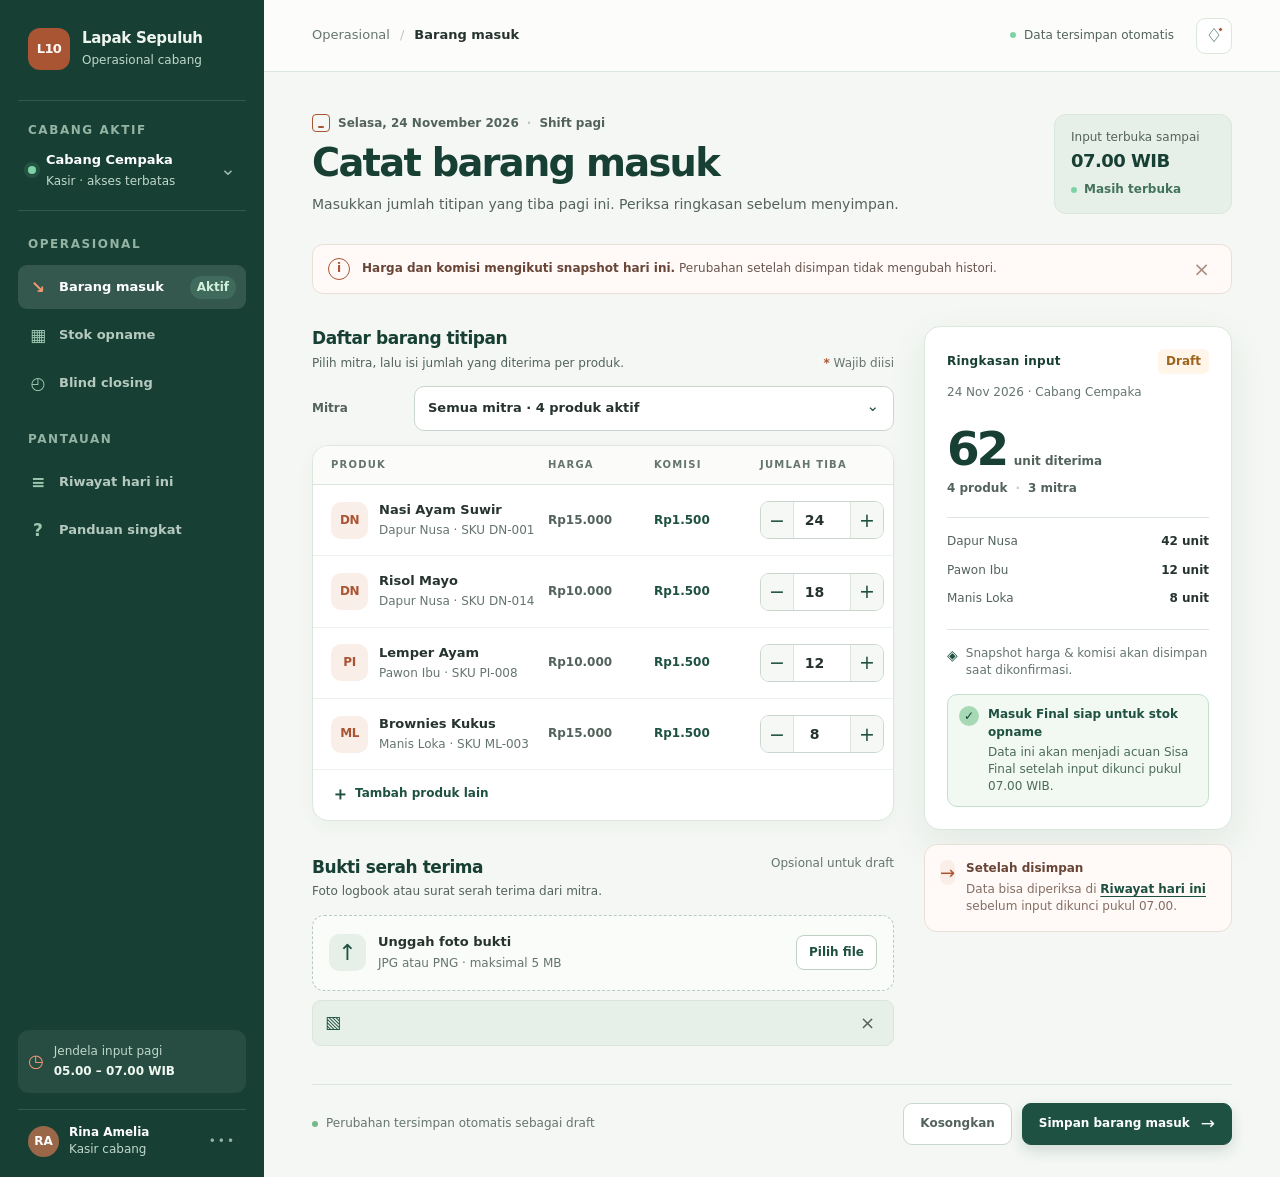
<file: index.html>
<!doctype html>
<html lang="id">
<head>
  <meta charset="UTF-8" />
  <meta name="viewport" content="width=device-width, initial-scale=1.0" />
  <meta name="description" content="Mock halaman barang masuk ERP Lapak Sepuluh" />
  <title>Barang Masuk · L10</title>
  <link rel="stylesheet" href="styles.css" />
</head>
<body>
  <div class="app-shell">
    <aside class="sidebar" aria-label="Navigasi utama">
      <div class="brand-lockup">
        <div class="brand-mark" aria-hidden="true">L10</div>
        <div><p class="brand-name">Lapak Sepuluh</p><p class="brand-subtitle">Operasional cabang</p></div>
      </div>
      <div class="branch-switcher">
        <span class="eyebrow">Cabang aktif</span>
        <button class="branch-button" type="button" aria-label="Cabang aktif, buka pilihan cabang">
          <span class="branch-dot" aria-hidden="true"></span>
          <span class="branch-copy"><strong>Cabang Cempaka</strong><small>Kasir · akses terbatas</small></span>
          <span class="chevron" aria-hidden="true">⌄</span>
        </button>
      </div>
      <nav class="main-nav">
        <span class="nav-label">Operasional</span>
        <a class="nav-item active" href="#inbound" aria-current="page"><span class="nav-icon" aria-hidden="true">↘</span><span>Barang masuk</span><span class="nav-status">Aktif</span></a>
        <a class="nav-item" href="opname.html"><span class="nav-icon" aria-hidden="true">▦</span><span>Stok opname</span></a>
        <a class="nav-item" href="closing.html"><span class="nav-icon" aria-hidden="true">◴</span><span>Blind closing</span></a>
        <span class="nav-label nav-label-spaced">Pantauan</span>
        <a class="nav-item" href="#history"><span class="nav-icon" aria-hidden="true">≡</span><span>Riwayat hari ini</span></a>
        <a class="nav-item" href="#help"><span class="nav-icon" aria-hidden="true">?</span><span>Panduan singkat</span></a>
      </nav>
      <div class="sidebar-foot">
        <div class="operating-window"><span class="window-icon" aria-hidden="true">◷</span><div><small>Jendela input pagi</small><strong>05.00 – 07.00 WIB</strong></div></div>
        <button class="profile-button" type="button"><span class="avatar">RA</span><span><strong>Rina Amelia</strong><small>Kasir cabang</small></span><span class="more-icon" aria-hidden="true">•••</span></button>
      </div>
    </aside>

    <main class="main-content" id="inbound">
      <header class="topbar"><div class="breadcrumb"><span>Operasional</span><span class="breadcrumb-separator">/</span><strong>Barang masuk</strong></div><div class="topbar-meta"><span class="sync-status"><span class="sync-dot" aria-hidden="true"></span>Data tersimpan otomatis</span><button class="icon-button" type="button" aria-label="Notifikasi"><span aria-hidden="true">♢</span><span class="notification-dot"></span></button></div></header>
      <div class="content-wrap">
        <section class="page-heading" aria-labelledby="page-title">
          <div><p class="date-line"><span class="calendar-icon" aria-hidden="true">□</span> Selasa, 24 November 2026 <span class="date-separator">·</span> Shift pagi</p><h1 id="page-title">Catat barang masuk</h1><p class="heading-copy">Masukkan jumlah titipan yang tiba pagi ini. Periksa ringkasan sebelum menyimpan.</p></div>
          <div class="time-card" aria-label="Waktu tersisa untuk input pagi"><span class="time-card-label">Input terbuka sampai</span><strong>07.00 WIB</strong><span class="time-card-note"><span class="green-pulse" aria-hidden="true"></span>Masih terbuka</span></div>
        </section>
        <div class="notice" role="status"><span class="notice-icon" aria-hidden="true">i</span><p><strong>Harga dan komisi mengikuti snapshot hari ini.</strong> Perubahan setelah disimpan tidak mengubah histori.</p><button class="notice-close" type="button" aria-label="Tutup informasi">×</button></div>

        <section class="workspace-grid">
          <div class="form-column">
            <div class="section-head"><div><h2>Daftar barang titipan</h2><p>Pilih mitra, lalu isi jumlah yang diterima per produk.</p></div><span class="required-note"><span aria-hidden="true">*</span> Wajib diisi</span></div>
            <div class="partner-field"><label for="partner-select">Mitra</label><div class="select-wrap"><select id="partner-select"><option value="all">Semua mitra · 4 produk aktif</option><option value="dapur-nusa">Dapur Nusa · 2 produk</option><option value="pawon-ibu">Pawon Ibu · 1 produk</option><option value="manis-loka">Manis Loka · 1 produk</option></select></div></div>
            <div class="product-table-card"><div class="product-table-head" aria-hidden="true"><span>Produk</span><span>Harga</span><span>Komisi</span><span>Jumlah tiba</span></div><div class="product-list" id="product-list"></div><div class="empty-filter" id="empty-filter" hidden><span class="empty-icon" aria-hidden="true">⌕</span><strong>Belum ada produk untuk mitra ini</strong><p>Pilih mitra lain untuk melanjutkan pencatatan.</p></div><button class="add-row-button" type="button" id="add-row-button"><span aria-hidden="true">＋</span> Tambah produk lain</button></div>
            <div class="proof-section"><div class="section-head proof-head"><div><h2>Bukti serah terima</h2><p>Foto logbook atau surat serah terima dari mitra.</p></div><span class="optional-note">Opsional untuk draft</span></div><label class="upload-zone" for="proof-file"><span class="upload-icon" aria-hidden="true">↑</span><span><strong>Unggah foto bukti</strong><small>JPG atau PNG · maksimal 5 MB</small></span><span class="upload-action">Pilih file</span><input id="proof-file" type="file" accept="image/png,image/jpeg" /></label><div class="file-preview" id="file-preview" hidden><span class="file-preview-icon" aria-hidden="true">▧</span><span class="file-preview-name" id="file-preview-name"></span><button type="button" class="remove-file" id="remove-file" aria-label="Hapus file">×</button></div></div>
          </div>

          <aside class="summary-column" aria-label="Ringkasan barang masuk"><div class="summary-card"><div class="summary-card-top"><span class="summary-label">Ringkasan input</span><span class="draft-badge" id="summary-status">Draft</span></div><div class="summary-date">24 Nov 2026 · Cabang Cempaka</div><div class="summary-total"><strong id="summary-total">0</strong><span>unit diterima</span></div><div class="summary-meta"><span id="summary-products">0 produk</span><span class="meta-separator">·</span><span id="summary-partners">0 mitra</span></div><div class="summary-rule"></div><div class="summary-breakdown" id="summary-breakdown"></div><div class="summary-footer-note"><span class="shield-icon" aria-hidden="true">◈</span><span>Snapshot harga &amp; komisi akan disimpan saat dikonfirmasi.</span></div><div class="final-state" id="final-state" hidden><span class="final-state-icon" aria-hidden="true">✓</span><div><strong>Masuk Final siap untuk stok opname</strong><p>Data ini akan menjadi acuan Sisa Final setelah input dikunci pukul 07.00 WIB.</p></div></div></div><div class="next-step-card"><span class="next-step-icon" aria-hidden="true">→</span><div><strong>Setelah disimpan</strong><p>Data bisa diperiksa di <a href="#history">Riwayat hari ini</a> sebelum input dikunci pukul 07.00.</p></div></div></aside>
        </section>
        <footer class="action-bar"><div class="action-helper"><span class="save-indicator" aria-hidden="true"></span><span id="save-message">Perubahan tersimpan otomatis sebagai draft</span></div><div class="action-buttons"><button class="secondary-button" type="button" id="reset-button">Kosongkan</button><button class="primary-button" type="button" id="save-button">Simpan barang masuk <span aria-hidden="true">→</span></button></div></footer>
      </div>
    </main>
  </div>
  <div class="toast" id="toast" role="status" aria-live="polite"><span class="toast-check" aria-hidden="true">✓</span><span id="toast-message">Draft barang masuk tersimpan.</span></div>
  <script src="app.js"></script>
</body>
</html>
</file>
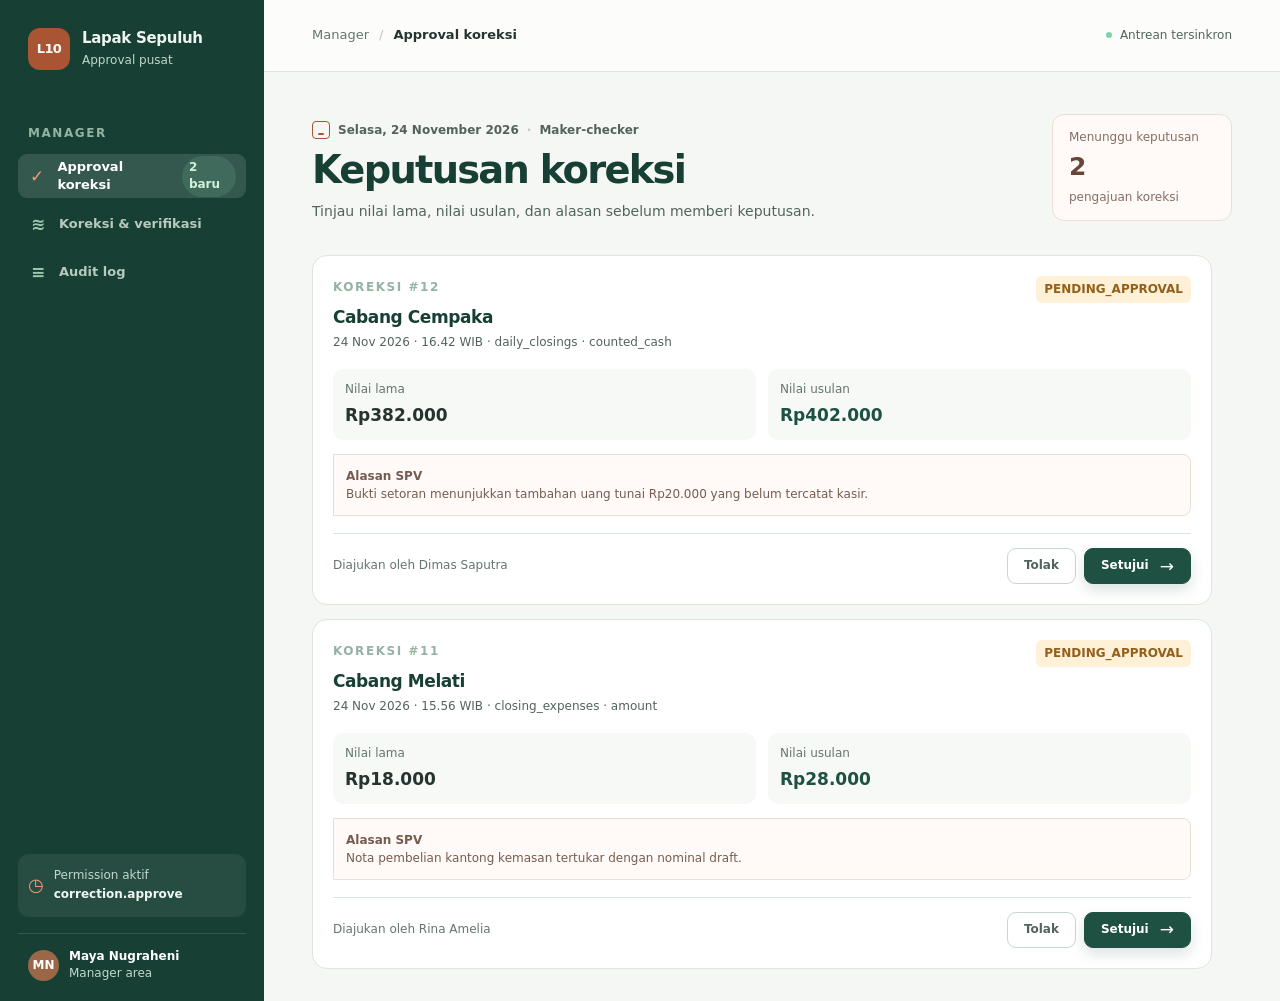
<file: approvals.html>
<!doctype html><html lang="id"><head><meta charset="UTF-8"/><meta name="viewport" content="width=device-width,initial-scale=1.0"/><title>Approval Koreksi · L10</title><link rel="stylesheet" href="styles.css"/><link rel="stylesheet" href="approvals.css"/></head><body><div class="app-shell"><aside class="sidebar" aria-label="Navigasi utama"><div class="brand-lockup"><div class="brand-mark">L10</div><div><p class="brand-name">Lapak Sepuluh</p><p class="brand-subtitle">Approval pusat</p></div></div><nav class="main-nav"><span class="nav-label">Manager</span><a class="nav-item active" href="approvals.html" aria-current="page"><span class="nav-icon">✓</span><span>Approval koreksi</span><span class="nav-status">2 baru</span></a><a class="nav-item" href="verification.html"><span class="nav-icon">≋</span><span>Koreksi &amp; verifikasi</span></a><a class="nav-item" href="audit.html"><span class="nav-icon">≡</span><span>Audit log</span></a></nav><div class="sidebar-foot"><div class="operating-window"><span class="window-icon">◷</span><div><small>Permission aktif</small><strong>correction.approve</strong></div></div><button class="profile-button" type="button"><span class="avatar">MN</span><span><strong>Maya Nugraheni</strong><small>Manager area</small></span></button></div></aside><main class="main-content"><header class="topbar"><div class="breadcrumb"><span>Manager</span><span class="breadcrumb-separator">/</span><strong>Approval koreksi</strong></div><div class="topbar-meta"><span class="sync-status"><span class="sync-dot"></span>Antrean tersinkron</span></div></header><div class="content-wrap"><section class="page-heading"><div><p class="date-line"><span class="calendar-icon">□</span> Selasa, 24 November 2026 <span class="date-separator">·</span> Maker-checker</p><h1>Keputusan koreksi</h1><p class="heading-copy">Tinjau nilai lama, nilai usulan, dan alasan sebelum memberi keputusan.</p></div><div class="approval-count"><span>Menunggu keputusan</span><strong id="pending-count">2</strong><small>pengajuan koreksi</small></div></section><div class="approval-list" id="approval-list"></div></div></main></div><div class="decision-modal" id="decision-modal" hidden><div class="modal-backdrop" data-close></div><div class="decision-sheet"><button class="modal-close" data-close type="button" aria-label="Tutup">×</button><p class="modal-kicker" id="decision-kicker">Keputusan Manager</p><h2 id="decision-title">Setujui koreksi?</h2><p id="decision-copy" class="modal-copy"></p><label>Catatan keputusan<textarea id="decision-note" rows="3" placeholder="Wajib diisi untuk penolakan"></textarea></label><div class="decision-actions"><button class="secondary-button" id="reject-button" type="button">Tolak</button><button class="primary-button" id="approve-button" type="button">Setujui <span>→</span></button></div></div></div><div class="toast" id="approval-toast" role="status" aria-live="polite"><span class="toast-check">✓</span><span id="approval-toast-copy">Keputusan tersimpan.</span></div><script src="approvals.js"></script></body></html>
</file>
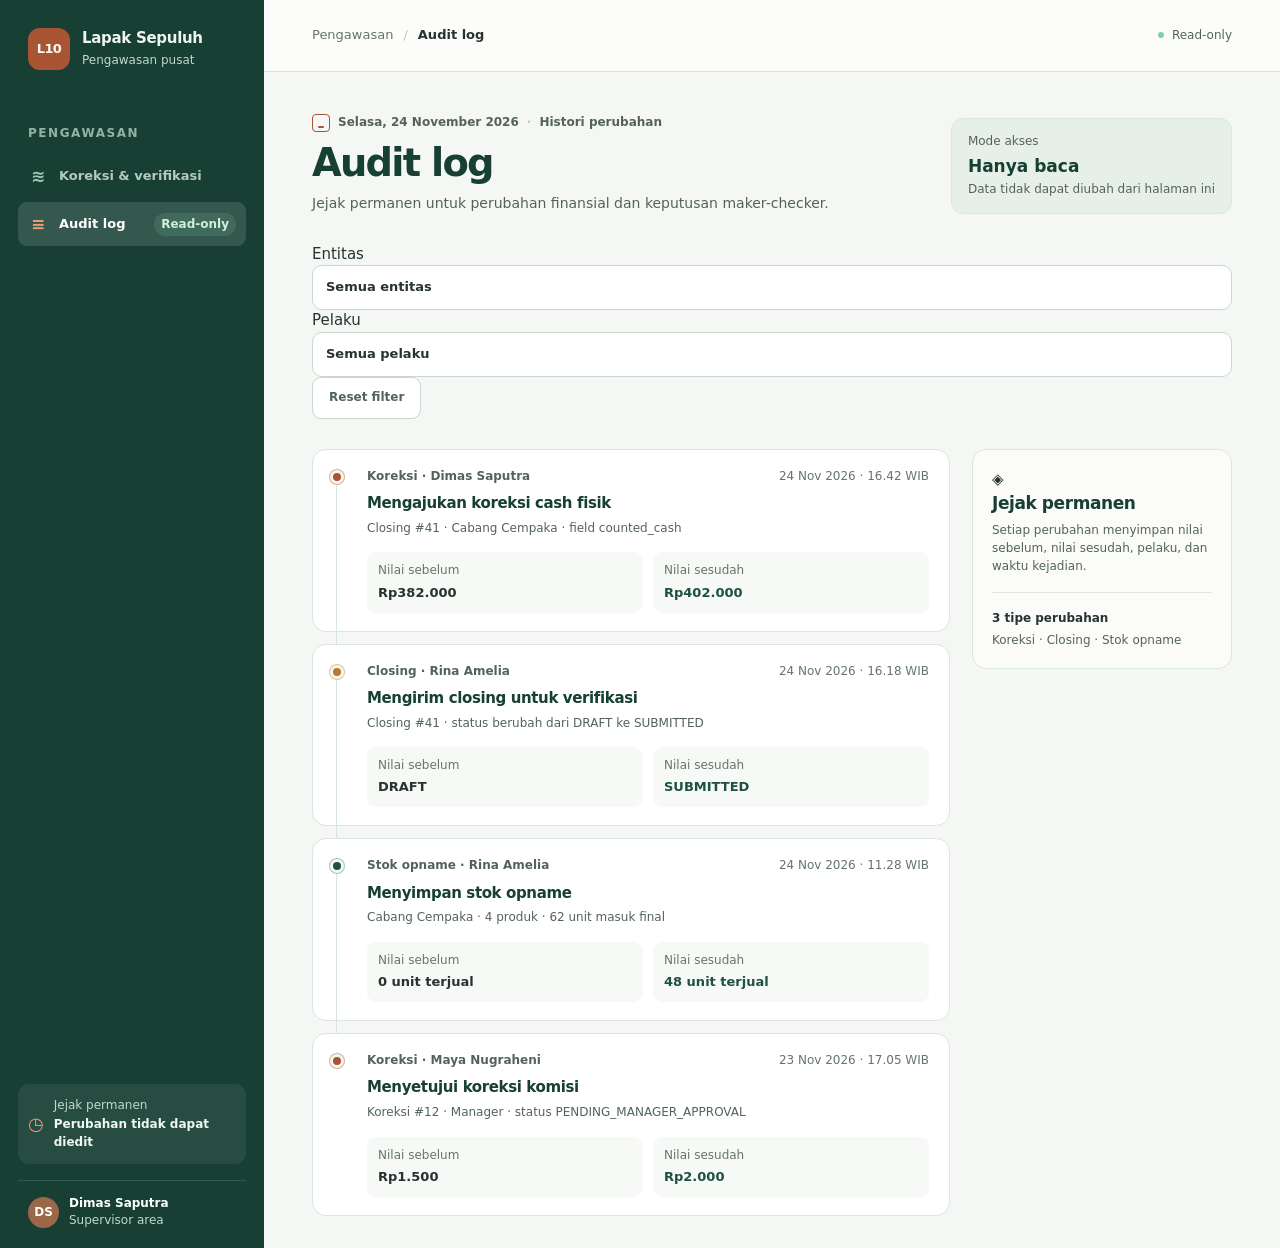
<file: audit.html>
<!doctype html><html lang="id"><head><meta charset="UTF-8"/><meta name="viewport" content="width=device-width,initial-scale=1.0"/><title>Audit Log · L10</title><link rel="stylesheet" href="styles.css"/><link rel="stylesheet" href="audit.css"/></head><body><div class="app-shell"><aside class="sidebar" aria-label="Navigasi utama"><div class="brand-lockup"><div class="brand-mark">L10</div><div><p class="brand-name">Lapak Sepuluh</p><p class="brand-subtitle">Pengawasan pusat</p></div></div><nav class="main-nav"><span class="nav-label">Pengawasan</span><a class="nav-item" href="verification.html"><span class="nav-icon">≋</span><span>Koreksi &amp; verifikasi</span></a><a class="nav-item active" href="audit.html" aria-current="page"><span class="nav-icon">≡</span><span>Audit log</span><span class="nav-status">Read-only</span></a></nav><div class="sidebar-foot"><div class="operating-window"><span class="window-icon">◷</span><div><small>Jejak permanen</small><strong>Perubahan tidak dapat diedit</strong></div></div><button class="profile-button" type="button"><span class="avatar">DS</span><span><strong>Dimas Saputra</strong><small>Supervisor area</small></span></button></div></aside><main class="main-content"><header class="topbar"><div class="breadcrumb"><span>Pengawasan</span><span class="breadcrumb-separator">/</span><strong>Audit log</strong></div><div class="topbar-meta"><span class="sync-status"><span class="sync-dot"></span>Read-only</span></div></header><div class="content-wrap"><section class="page-heading"><div><p class="date-line"><span class="calendar-icon">□</span> Selasa, 24 November 2026 <span class="date-separator">·</span> Histori perubahan</p><h1>Audit log</h1><p class="heading-copy">Jejak permanen untuk perubahan finansial dan keputusan maker-checker.</p></div><div class="readonly-card"><span>Mode akses</span><strong>Hanya baca</strong><small>Data tidak dapat diubah dari halaman ini</small></div></section><div class="filter-bar audit-filter"><label>Entitas<select id="entity-filter"><option value="all">Semua entitas</option><option value="CORRECTION">Koreksi</option><option value="CLOSING">Closing</option><option value="OPNAME">Stok opname</option></select></label><label>Pelaku<select id="actor-filter"><option value="all">Semua pelaku</option><option value="DS">Dimas Saputra</option><option value="RA">Rina Amelia</option><option value="MN">Maya Nugraheni</option></select></label><button class="secondary-button filter-reset" id="audit-reset" type="button">Reset filter</button></div><section class="audit-shell"><div class="audit-list" id="audit-list"></div><aside class="audit-note"><span class="detail-icon">◈</span><h2>Jejak permanen</h2><p>Setiap perubahan menyimpan nilai sebelum, nilai sesudah, pelaku, dan waktu kejadian.</p><div class="audit-rule"></div><strong>3 tipe perubahan</strong><span>Koreksi · Closing · Stok opname</span></aside></section></div></main></div><script src="audit.js"></script></body></html>
</file>
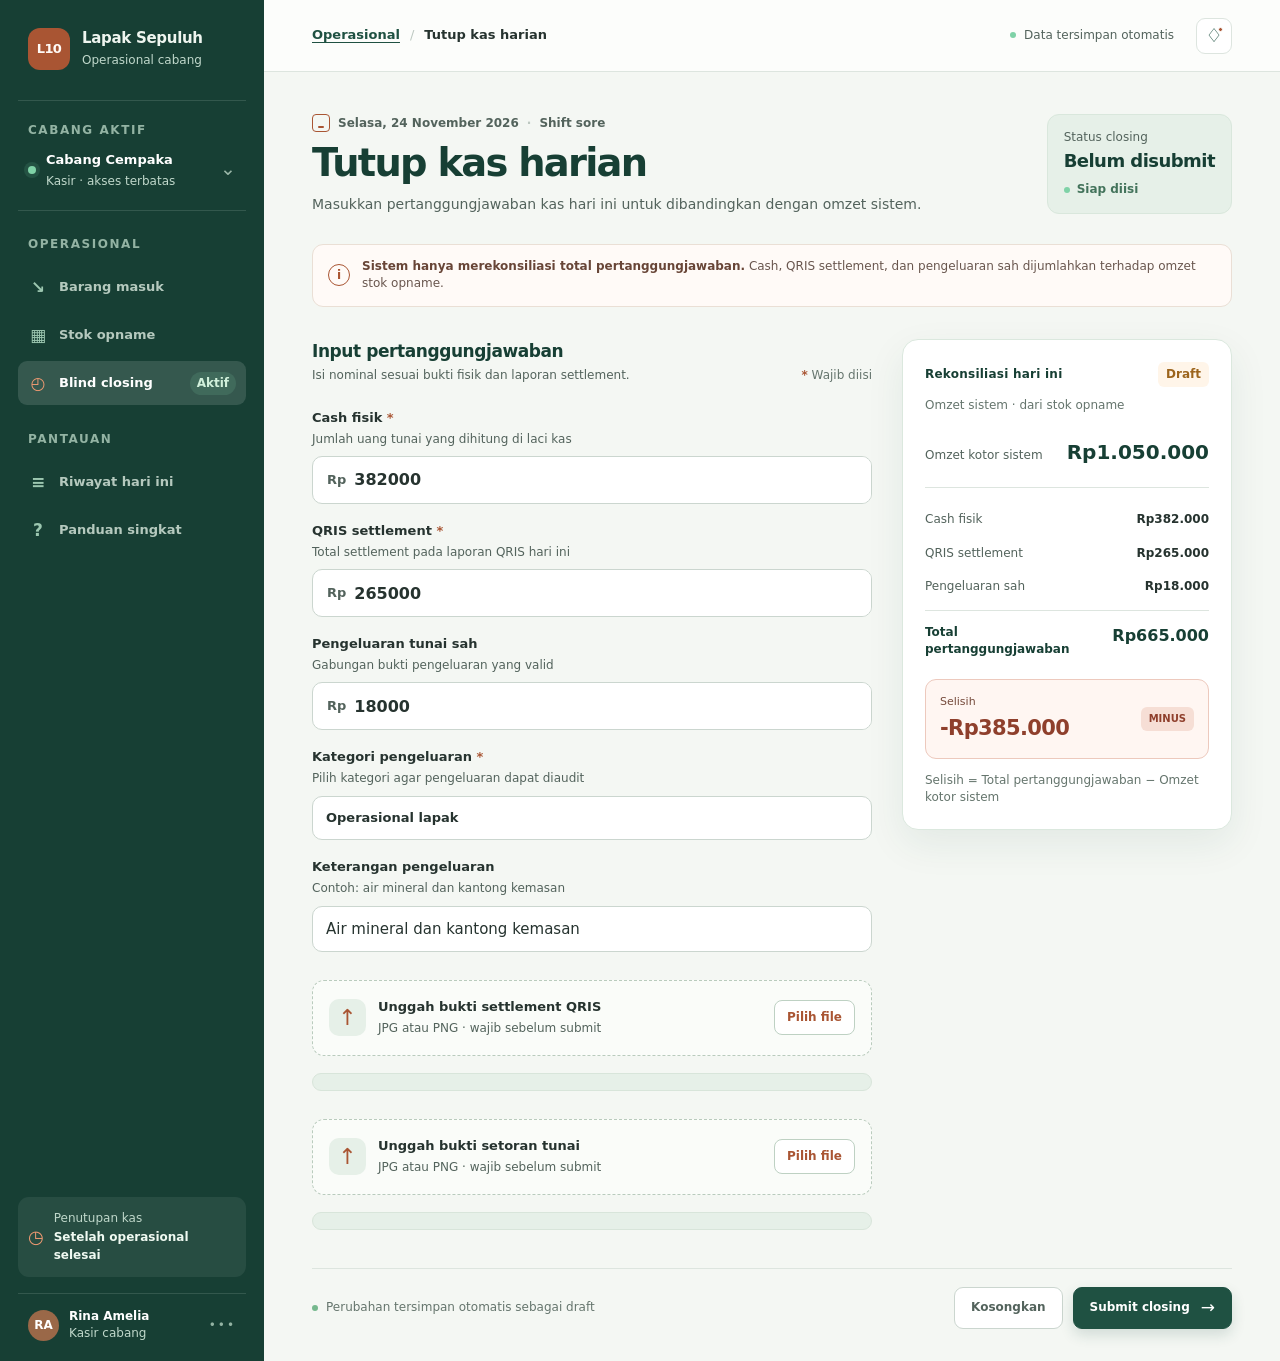
<file: closing.html>
<!doctype html>
<html lang="id"><head><meta charset="UTF-8" /><meta name="viewport" content="width=device-width, initial-scale=1.0" /><title>Tutup Kas Harian · L10</title><link rel="stylesheet" href="styles.css" /><link rel="stylesheet" href="closing.css" /></head>
<body><div class="app-shell"><aside class="sidebar" aria-label="Navigasi utama"><div class="brand-lockup"><div class="brand-mark">L10</div><div><p class="brand-name">Lapak Sepuluh</p><p class="brand-subtitle">Operasional cabang</p></div></div><div class="branch-switcher"><span class="eyebrow">Cabang aktif</span><button class="branch-button" type="button"><span class="branch-dot"></span><span class="branch-copy"><strong>Cabang Cempaka</strong><small>Kasir · akses terbatas</small></span><span class="chevron">⌄</span></button></div><nav class="main-nav"><span class="nav-label">Operasional</span><a class="nav-item" href="index.html"><span class="nav-icon">↘</span><span>Barang masuk</span></a><a class="nav-item" href="opname.html"><span class="nav-icon">▦</span><span>Stok opname</span></a><a class="nav-item active" href="closing.html" aria-current="page"><span class="nav-icon">◴</span><span>Blind closing</span><span class="nav-status">Aktif</span></a><span class="nav-label nav-label-spaced">Pantauan</span><a class="nav-item" href="#history"><span class="nav-icon">≡</span><span>Riwayat hari ini</span></a><a class="nav-item" href="#help"><span class="nav-icon">?</span><span>Panduan singkat</span></a></nav><div class="sidebar-foot"><div class="operating-window"><span class="window-icon">◷</span><div><small>Penutupan kas</small><strong>Setelah operasional selesai</strong></div></div><button class="profile-button" type="button"><span class="avatar">RA</span><span><strong>Rina Amelia</strong><small>Kasir cabang</small></span><span class="more-icon">•••</span></button></div></aside>
<main class="main-content"><header class="topbar"><div class="breadcrumb"><a href="index.html">Operasional</a><span class="breadcrumb-separator">/</span><strong>Tutup kas harian</strong></div><div class="topbar-meta"><span class="sync-status"><span class="sync-dot"></span>Data tersimpan otomatis</span><button class="icon-button" type="button" aria-label="Notifikasi">♢<span class="notification-dot"></span></button></div></header><div class="content-wrap"><section class="page-heading"><div><p class="date-line"><span class="calendar-icon">□</span> Selasa, 24 November 2026 <span class="date-separator">·</span> Shift sore</p><h1>Tutup kas harian</h1><p class="heading-copy">Masukkan pertanggungjawaban kas hari ini untuk dibandingkan dengan omzet sistem.</p></div><div class="time-card"><span class="time-card-label">Status closing</span><strong>Belum disubmit</strong><span class="time-card-note"><span class="green-pulse"></span>Siap diisi</span></div></section><div class="notice"><span class="notice-icon">i</span><p><strong>Sistem hanya merekonsiliasi total pertanggungjawaban.</strong> Cash, QRIS settlement, dan pengeluaran sah dijumlahkan terhadap omzet stok opname.</p></div>
<section class="closing-grid"><div class="closing-form"><div class="section-head"><div><h2>Input pertanggungjawaban</h2><p>Isi nominal sesuai bukti fisik dan laporan settlement.</p></div><span class="required-note"><span>*</span> Wajib diisi</span></div><div class="field-stack"><label for="cash-input">Cash fisik <span>*</span><small>Jumlah uang tunai yang dihitung di laci kas</small></label><div class="money-input"><span>Rp</span><input id="cash-input" type="number" min="0" value="382000" /></div><label for="qris-input">QRIS settlement <span>*</span><small>Total settlement pada laporan QRIS hari ini</small></label><div class="money-input"><span>Rp</span><input id="qris-input" type="number" min="0" value="265000" /></div><label for="expense-input">Pengeluaran tunai sah <small>Gabungan bukti pengeluaran yang valid</small></label><div class="money-input"><span>Rp</span><input id="expense-input" type="number" min="0" value="18000" /></div><label for="expense-category">Kategori pengeluaran <span>*</span><small>Pilih kategori agar pengeluaran dapat diaudit</small></label><select id="expense-category"><option value="operasional">Operasional lapak</option><option value="transport">Transportasi</option><option value="perlengkapan">Perlengkapan</option></select><label for="expense-note">Keterangan pengeluaran <small>Contoh: air mineral dan kantong kemasan</small></label><input id="expense-note" class="text-input" type="text" value="Air mineral dan kantong kemasan" /><label class="upload-zone closing-upload" for="qris-proof"><span class="upload-icon">↑</span><span><strong>Unggah bukti settlement QRIS</strong><small>JPG atau PNG · wajib sebelum submit</small></span><span class="upload-action">Pilih file</span><input id="qris-proof" type="file" accept="image/png,image/jpeg" /></label><div id="qris-file" class="file-preview" hidden></div><label class="upload-zone closing-upload" for="deposit-proof"><span class="upload-icon">↑</span><span><strong>Unggah bukti setoran tunai</strong><small>JPG atau PNG · wajib sebelum submit</small></span><span class="upload-action">Pilih file</span><input id="deposit-proof" type="file" accept="image/png,image/jpeg" /></label><div id="deposit-file" class="file-preview" hidden></div></div></div><aside class="closing-summary"><div class="summary-card"><div class="summary-card-top"><span class="summary-label">Rekonsiliasi hari ini</span><span class="draft-badge" id="closing-status">Draft</span></div><div class="summary-date">Omzet sistem · dari stok opname</div><div class="system-gross"><span>Omzet kotor sistem</span><strong id="system-gross">Rp1.050.000</strong></div><div class="summary-rule"></div><div class="formula-row"><span>Cash fisik</span><strong id="cash-summary">Rp382.000</strong></div><div class="formula-row"><span>QRIS settlement</span><strong id="qris-summary">Rp265.000</strong></div><div class="formula-row"><span>Pengeluaran sah</span><strong id="expense-summary">Rp18.000</strong></div><div class="accountability-row"><span>Total pertanggungjawaban</span><strong id="accountability">Rp665.000</strong></div><div class="difference-panel" id="difference-panel"><div><span>Selisih</span><strong id="difference">-Rp385.000</strong></div><span class="difference-status" id="difference-status">MINUS</span></div><p class="formula-note">Selisih = Total pertanggungjawaban − Omzet kotor sistem</p></div></aside></section><footer class="action-bar"><div class="action-helper"><span class="save-indicator"></span><span id="closing-message">Perubahan tersimpan otomatis sebagai draft</span></div><div class="action-buttons"><button class="secondary-button" type="button" id="reset-closing">Kosongkan</button><button class="primary-button" type="button" id="submit-closing">Submit closing <span>→</span></button></div></footer></div></main></div><div class="toast" id="closing-toast" role="status" aria-live="polite"><span class="toast-check">✓</span><span id="closing-toast-text">Closing berhasil disubmit.</span></div><script src="closing.js"></script></body></html>
</file>
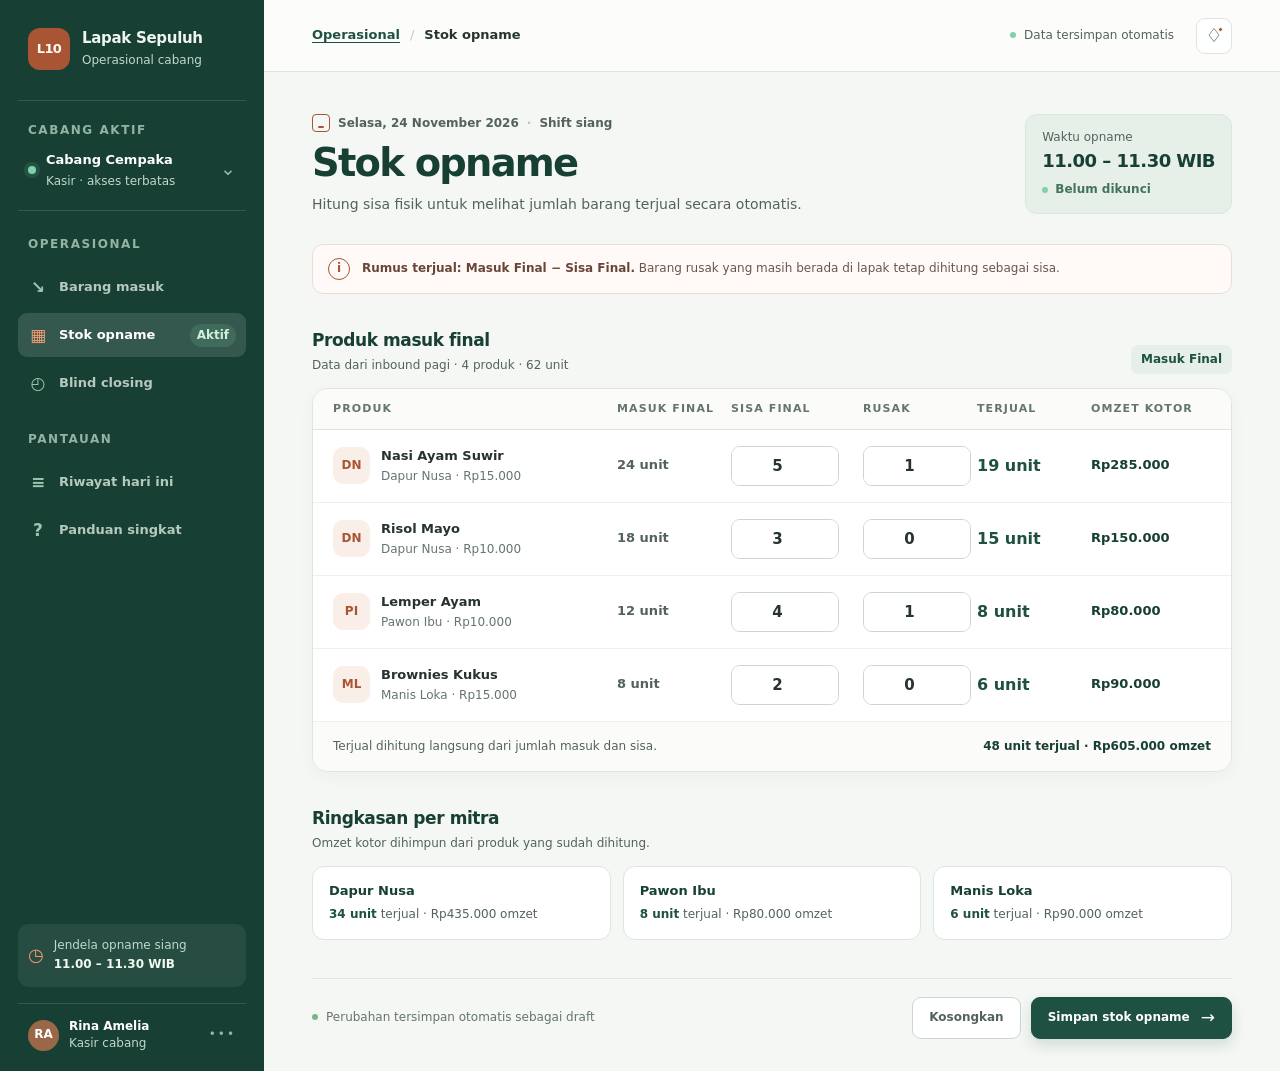
<file: opname.html>
<!doctype html>
<html lang="id">
<head><meta charset="UTF-8" /><meta name="viewport" content="width=device-width, initial-scale=1.0" /><title>Stok Opname · L10</title><link rel="stylesheet" href="styles.css" /><link rel="stylesheet" href="opname.css" /></head>
<body>
  <div class="app-shell"><aside class="sidebar" aria-label="Navigasi utama"><div class="brand-lockup"><div class="brand-mark" aria-hidden="true">L10</div><div><p class="brand-name">Lapak Sepuluh</p><p class="brand-subtitle">Operasional cabang</p></div></div><div class="branch-switcher"><span class="eyebrow">Cabang aktif</span><button class="branch-button" type="button"><span class="branch-dot"></span><span class="branch-copy"><strong>Cabang Cempaka</strong><small>Kasir · akses terbatas</small></span><span class="chevron">⌄</span></button></div><nav class="main-nav"><span class="nav-label">Operasional</span><a class="nav-item" href="index.html"><span class="nav-icon">↘</span><span>Barang masuk</span></a><a class="nav-item active" href="opname.html" aria-current="page"><span class="nav-icon">▦</span><span>Stok opname</span><span class="nav-status">Aktif</span></a><a class="nav-item" href="closing.html"><span class="nav-icon">◴</span><span>Blind closing</span></a><span class="nav-label nav-label-spaced">Pantauan</span><a class="nav-item" href="#history"><span class="nav-icon">≡</span><span>Riwayat hari ini</span></a><a class="nav-item" href="#help"><span class="nav-icon">?</span><span>Panduan singkat</span></a></nav><div class="sidebar-foot"><div class="operating-window"><span class="window-icon">◷</span><div><small>Jendela opname siang</small><strong>11.00 – 11.30 WIB</strong></div></div><button class="profile-button" type="button"><span class="avatar">RA</span><span><strong>Rina Amelia</strong><small>Kasir cabang</small></span><span class="more-icon">•••</span></button></div></aside>
    <main class="main-content"><header class="topbar"><div class="breadcrumb"><a href="index.html">Operasional</a><span class="breadcrumb-separator">/</span><strong>Stok opname</strong></div><div class="topbar-meta"><span class="sync-status"><span class="sync-dot"></span>Data tersimpan otomatis</span><button class="icon-button" type="button" aria-label="Notifikasi">♢<span class="notification-dot"></span></button></div></header>
      <div class="content-wrap"><section class="page-heading"><div><p class="date-line"><span class="calendar-icon">□</span> Selasa, 24 November 2026 <span class="date-separator">·</span> Shift siang</p><h1>Stok opname</h1><p class="heading-copy">Hitung sisa fisik untuk melihat jumlah barang terjual secara otomatis.</p></div><div class="time-card"><span class="time-card-label">Waktu opname</span><strong>11.00 – 11.30 WIB</strong><span class="time-card-note"><span class="green-pulse"></span>Belum dikunci</span></div></section>
        <div class="notice"><span class="notice-icon">i</span><p><strong>Rumus terjual: Masuk Final − Sisa Final.</strong> Barang rusak yang masih berada di lapak tetap dihitung sebagai sisa.</p></div>
        <div class="opname-toolbar"><div><h2>Produk masuk final</h2><p>Data dari inbound pagi · 4 produk · 62 unit</p></div><span class="final-badge">Masuk Final</span></div>
        <section class="opname-card"><div class="opname-head"><span>Produk</span><span>Masuk final</span><span>Sisa final</span><span>Rusak</span><span>Terjual</span><span>Omzet kotor</span></div><div id="opname-list"></div><div class="opname-foot"><span>Terjual dihitung langsung dari jumlah masuk dan sisa.</span><strong id="opname-total">0 unit terjual · Rp0 omzet</strong></div></section><section class="partner-summary"><div class="section-head"><div><h2>Ringkasan per mitra</h2><p>Omzet kotor dihimpun dari produk yang sudah dihitung.</p></div></div><div class="partner-summary-grid" id="partner-summary-grid"></div></section><footer class="action-bar"><div class="action-helper"><span class="save-indicator"></span><span id="opname-message">Perubahan tersimpan otomatis sebagai draft</span></div><div class="action-buttons"><button class="secondary-button" type="button" id="clear-opname">Kosongkan</button><button class="primary-button" type="button" id="save-opname">Simpan stok opname <span>→</span></button></div></footer>
      </div>
    </main>
  </div><div class="toast" id="opname-toast" role="status" aria-live="polite"><span class="toast-check">✓</span><span>Stok opname tersimpan.</span></div><script src="opname.js"></script>
</body></html>
</file>
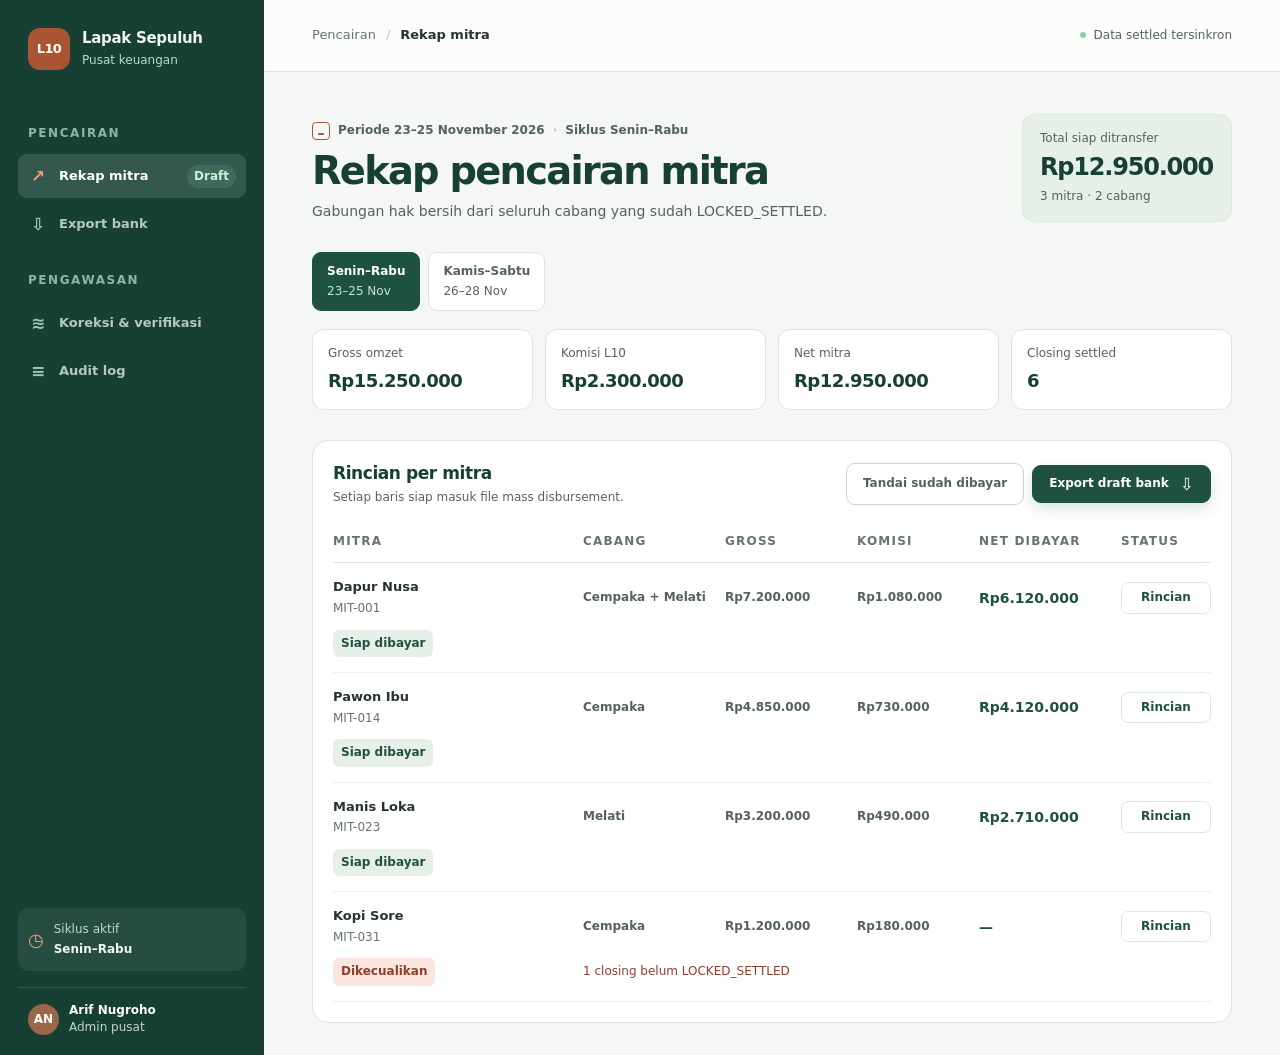
<file: payout.html>
<!doctype html><html lang="id"><head><meta charset="UTF-8"/><meta name="viewport" content="width=device-width,initial-scale=1.0"/><title>Rekap Pencairan Mitra · L10</title><link rel="stylesheet" href="styles.css"/><link rel="stylesheet" href="payout.css"/></head><body><div class="app-shell"><aside class="sidebar" aria-label="Navigasi utama"><div class="brand-lockup"><div class="brand-mark">L10</div><div><p class="brand-name">Lapak Sepuluh</p><p class="brand-subtitle">Pusat keuangan</p></div></div><nav class="main-nav"><span class="nav-label">Pencairan</span><a class="nav-item active" href="payout.html" aria-current="page"><span class="nav-icon">↗</span><span>Rekap mitra</span><span class="nav-status">Draft</span></a><a class="nav-item" href="#export"><span class="nav-icon">⇩</span><span>Export bank</span></a><span class="nav-label nav-label-spaced">Pengawasan</span><a class="nav-item" href="verification.html"><span class="nav-icon">≋</span><span>Koreksi &amp; verifikasi</span></a><a class="nav-item" href="audit.html"><span class="nav-icon">≡</span><span>Audit log</span></a></nav><div class="sidebar-foot"><div class="operating-window"><span class="window-icon">◷</span><div><small>Siklus aktif</small><strong>Senin–Rabu</strong></div></div><button class="profile-button" type="button"><span class="avatar">AN</span><span><strong>Arif Nugroho</strong><small>Admin pusat</small></span></button></div></aside><main class="main-content"><header class="topbar"><div class="breadcrumb"><span>Pencairan</span><span class="breadcrumb-separator">/</span><strong>Rekap mitra</strong></div><div class="topbar-meta"><span class="sync-status"><span class="sync-dot"></span>Data settled tersinkron</span></div></header><div class="content-wrap"><section class="page-heading"><div><p class="date-line"><span class="calendar-icon">□</span> Periode 23–25 November 2026 <span class="date-separator">·</span> Siklus Senin–Rabu</p><h1>Rekap pencairan mitra</h1><p class="heading-copy">Gabungan hak bersih dari seluruh cabang yang sudah LOCKED_SETTLED.</p></div><div class="payout-total"><span>Total siap ditransfer</span><strong id="grand-total">Rp12.950.000</strong><small>3 mitra · 2 cabang</small></div><div class="payment-saved" id="payment-saved" hidden><span>Transfer tersimpan</span><strong id="saved-reference">TRF-241125-001</strong><small>Bukti: slip-transfer.jpg</small></div></section><div class="cycle-switch"><button class="cycle-button active" data-cycle="senin">Senin–Rabu <small>23–25 Nov</small></button><button class="cycle-button" data-cycle="kamis">Kamis–Sabtu <small>26–28 Nov</small></button></div><div class="payout-metrics"><div><span>Gross omzet</span><strong>Rp15.250.000</strong></div><div><span>Komisi L10</span><strong>Rp2.300.000</strong></div><div><span>Net mitra</span><strong>Rp12.950.000</strong></div><div><span>Closing settled</span><strong>6</strong></div></div><section class="payout-card"><div class="section-head"><div><h2>Rincian per mitra</h2><p>Setiap baris siap masuk file mass disbursement.</p></div><div class="payout-actions"><button class="secondary-button" id="paid-button" type="button">Tandai sudah dibayar</button><button class="primary-button" id="export-button" type="button">Export draft bank <span>⇩</span></button></div></div><div class="payout-table-head"><span>Mitra</span><span>Cabang</span><span>Gross</span><span>Komisi</span><span>Net dibayar</span><span>Status</span></div><div id="payout-list"></div></section></div></main></div><div class="paid-modal" id="paid-modal" hidden><div class="modal-backdrop" data-close-paid></div><div class="paid-sheet"><button class="modal-close" data-close-paid type="button" aria-label="Tutup">×</button><p class="modal-kicker">Status transfer</p><h2>Tandai payout sudah dibayar</h2><p class="modal-copy">Simpan referensi bank dan bukti transfer untuk mencegah pembayaran ganda.</p><label>Referensi transfer<input id="payment-reference" type="text" placeholder="Contoh: TRF-241125-001"/></label><label>Bukti transfer<input id="payment-proof" type="file" accept="image/png,image/jpeg,application/pdf"/></label><button class="primary-button paid-submit" id="paid-submit" type="button">Simpan status dibayar <span>→</span></button></div></div><div class="payout-modal" id="payout-modal" hidden><div class="modal-backdrop" data-close-payout></div><div class="payout-detail-sheet"><button class="modal-close" data-close-payout type="button" aria-label="Tutup">×</button><p class="modal-kicker">Rincian payout</p><h2 id="payout-detail-title">Dapur Nusa</h2><p class="modal-copy">Rincian produk dan cabang yang membentuk nilai net mitra.</p><div id="payout-detail-list"></div></div></div><div class="toast" id="payout-toast" role="status" aria-live="polite"><span class="toast-check">✓</span><span>Draft export siap diunduh.</span></div><script src="payout.js"></script></body></html>
</file>
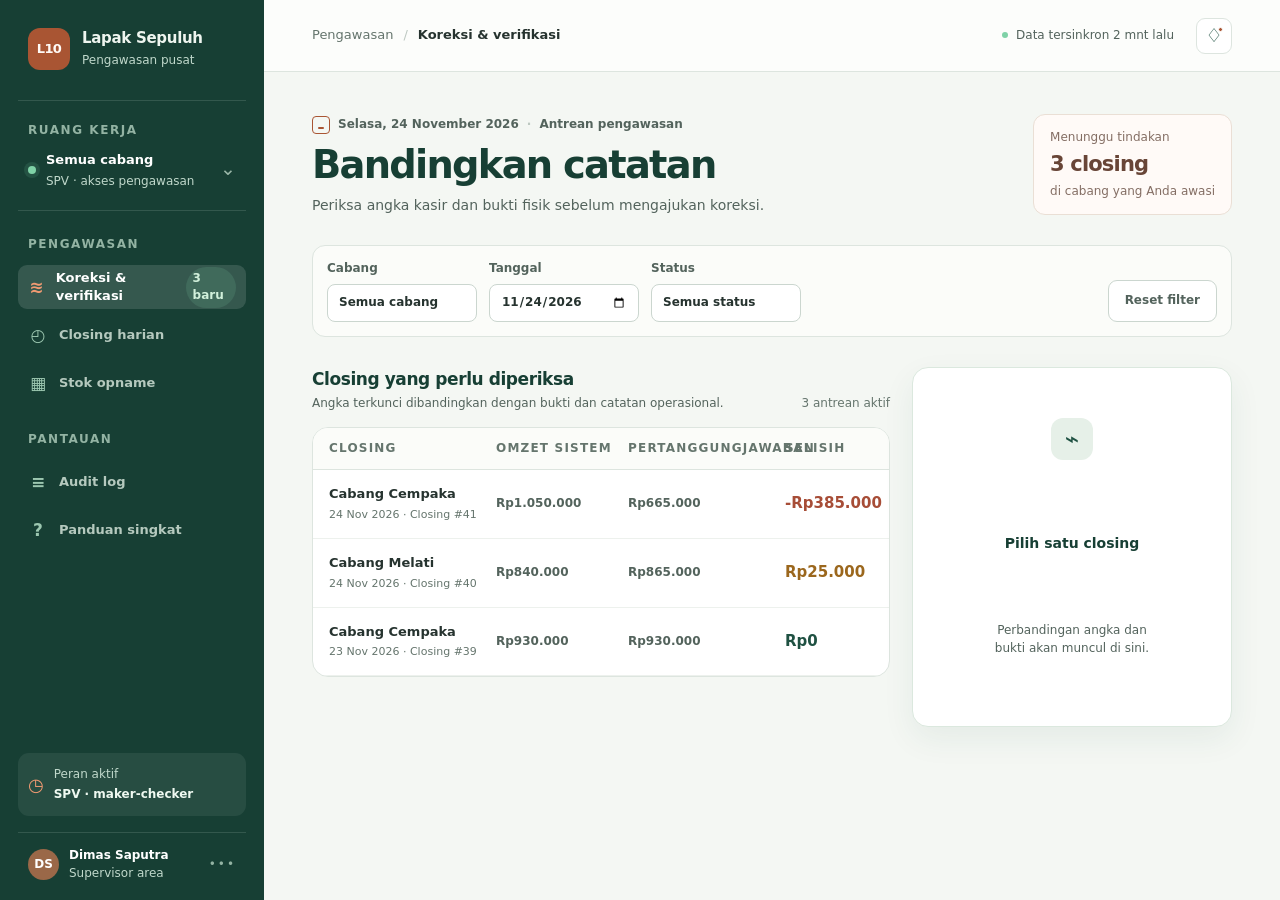
<file: verification.html>
<!doctype html>
<html lang="id"><head><meta charset="UTF-8"/><meta name="viewport" content="width=device-width,initial-scale=1.0"/><title>Koreksi &amp; Verifikasi · L10</title><link rel="stylesheet" href="styles.css"/><link rel="stylesheet" href="verification.css"/></head>
<body><div class="app-shell"><aside class="sidebar" aria-label="Navigasi utama"><div class="brand-lockup"><div class="brand-mark">L10</div><div><p class="brand-name">Lapak Sepuluh</p><p class="brand-subtitle">Pengawasan pusat</p></div></div><div class="branch-switcher"><span class="eyebrow">Ruang kerja</span><button class="branch-button" type="button"><span class="branch-dot"></span><span class="branch-copy"><strong>Semua cabang</strong><small>SPV · akses pengawasan</small></span><span class="chevron">⌄</span></button></div><nav class="main-nav"><span class="nav-label">Pengawasan</span><a class="nav-item active" href="verification.html" aria-current="page"><span class="nav-icon">≋</span><span>Koreksi &amp; verifikasi</span><span class="nav-status">3 baru</span></a><a class="nav-item" href="closing.html"><span class="nav-icon">◴</span><span>Closing harian</span></a><a class="nav-item" href="opname.html"><span class="nav-icon">▦</span><span>Stok opname</span></a><span class="nav-label nav-label-spaced">Pantauan</span><a class="nav-item" href="#history"><span class="nav-icon">≡</span><span>Audit log</span></a><a class="nav-item" href="#help"><span class="nav-icon">?</span><span>Panduan singkat</span></a></nav><div class="sidebar-foot"><div class="operating-window"><span class="window-icon">◷</span><div><small>Peran aktif</small><strong>SPV · maker-checker</strong></div></div><button class="profile-button" type="button"><span class="avatar">DS</span><span><strong>Dimas Saputra</strong><small>Supervisor area</small></span><span class="more-icon">•••</span></button></div></aside>
<main class="main-content"><header class="topbar"><div class="breadcrumb"><span>Pengawasan</span><span class="breadcrumb-separator">/</span><strong>Koreksi &amp; verifikasi</strong></div><div class="topbar-meta"><span class="sync-status"><span class="sync-dot"></span>Data tersinkron 2 mnt lalu</span><button class="icon-button" type="button" aria-label="Notifikasi">♢<span class="notification-dot"></span></button></div></header><div class="content-wrap"><section class="page-heading"><div><p class="date-line"><span class="calendar-icon">□</span> Selasa, 24 November 2026 <span class="date-separator">·</span> Antrean pengawasan</p><h1>Bandingkan catatan</h1><p class="heading-copy">Periksa angka kasir dan bukti fisik sebelum mengajukan koreksi.</p></div><div class="queue-card"><span>Menunggu tindakan</span><strong>3 closing</strong><small>di cabang yang Anda awasi</small></div></section>
<div class="filter-bar"><label>Cabang<select id="branch-filter"><option value="all">Semua cabang</option><option>Cabang Cempaka</option><option>Cabang Melati</option></select></label><label>Tanggal<input id="date-filter" type="date" value="2026-11-24"/></label><label>Status<select id="status-filter"><option value="all">Semua status</option><option value="MINUS">MINUS</option><option value="PLUS">PLUS</option><option value="KLOP">KLOP</option></select></label><button class="secondary-button filter-reset" id="reset-filter" type="button">Reset filter</button></div>
<section class="verification-layout"><div class="verification-main"><div class="section-head"><div><h2>Closing yang perlu diperiksa</h2><p>Angka terkunci dibandingkan dengan bukti dan catatan operasional.</p></div><span class="required-note">3 antrean aktif</span></div><div class="verification-table-card"><div class="verification-table-head"><span>Closing</span><span>Omzet sistem</span><span>Pertanggungjawaban</span><span>Selisih</span><span>Status</span><span></span></div><div id="closing-list"></div></div></div><aside class="detail-panel" id="detail-panel"><div class="detail-placeholder"><span class="detail-icon">⌁</span><strong>Pilih satu closing</strong><p>Perbandingan angka dan bukti akan muncul di sini.</p></div></aside></section></div></main></div><div class="proof-modal" id="proof-modal" hidden><div class="modal-backdrop" data-close-proof></div><div class="proof-sheet" role="dialog" aria-modal="true" aria-labelledby="proof-title"><button class="modal-close" type="button" data-close-proof aria-label="Tutup">×</button><p class="modal-kicker">Bukti closing</p><h2 id="proof-title">Lampiran yang diperiksa</h2><div class="proof-gallery"><div class="proof-preview"><div class="proof-image qris-image">QRIS</div><strong>Foto settlement QRIS</strong><small>Laporan settlement · 24 Nov 2026</small></div><div class="proof-preview"><div class="proof-image deposit-image">SETORAN</div><strong>Bukti setoran tunai</strong><small>Slip setoran · 24 Nov 2026</small></div></div></div></div><div class="bank-modal" id="bank-modal" hidden><div class="modal-backdrop" data-close-bank></div><div class="bank-sheet"><button class="modal-close" type="button" data-close-bank aria-label="Tutup">×</button><p class="modal-kicker">Verifikasi closing</p><h2>Konfirmasi mutasi bank</h2><p class="modal-copy">Catat referensi setoran yang sudah masuk ke rekening pengelola sebelum mengunci closing.</p><label>Referensi mutasi bank<input id="bank-reference" type="text" placeholder="Contoh: MUT-241124-0081"/></label><label>Catatan verifikator<textarea id="bank-note" rows="3" placeholder="Catatan opsional"></textarea></label><button class="primary-button bank-submit" id="bank-submit" type="button">Kunci &amp; settled <span>→</span></button></div></div><div class="correction-modal" id="correction-modal" hidden><div class="modal-backdrop" data-close-modal></div><div class="modal-sheet" role="dialog" aria-modal="true" aria-labelledby="modal-title"><button class="modal-close" type="button" data-close-modal aria-label="Tutup">×</button><p class="modal-kicker">Pengajuan maker-checker</p><h2 id="modal-title">Ajukan koreksi</h2><p class="modal-copy">Nilai lama tetap tersimpan. Manager akan menerima nilai usulan dan alasan Anda.</p><label>Entitas &amp; field<select id="correction-field"><option>daily_closings · counted_cash</option><option>daily_closings · qris_settlement</option><option>closing_expenses · amount</option></select></label><label>Nilai usulan<input id="proposed-value" type="text" value="Rp382.000"/></label><label>Alasan koreksi<textarea id="correction-reason" rows="3" placeholder="Wajib diisi"></textarea></label><button class="primary-button modal-submit" id="submit-correction" type="button">Kirim ke Manager <span>→</span></button></div></div><div class="toast" id="verification-toast" role="status" aria-live="polite"><span class="toast-check">✓</span><span id="toast-copy">Pengajuan koreksi terkirim.</span></div><script src="verification.js"></script></body></html>
</file>
<file: styles.css>
:root {
  --ink: #26332f; --ink-soft: #53635c; --ink-faint: #65756d; --line: #dde5df; --line-strong: #cbd6cf;
  --ground: #f4f7f3; --surface: #fff; --surface-warm: #fbfcf9; --forest: #1f5142; --forest-deep: #173f34;
  --forest-soft: #e6f0e8; --clay: #a95533; --clay-soft: #faeee8; --shadow: 0 14px 38px rgba(31,81,66,.08);
  --radius-card: 16px; --radius-control: 10px;
}
* { box-sizing: border-box; }
html { scroll-behavior: smooth; }
body { margin: 0; background: var(--ground); color: var(--ink); font-family: "Aptos", "Segoe UI", system-ui, sans-serif; font-size: 15px; line-height: 1.45; -webkit-font-smoothing: antialiased; }
button, select, input { font: inherit; } button, select { cursor: pointer; } button:focus-visible, a:focus-visible, select:focus-visible { outline: 3px solid rgba(201,109,69,.35); outline-offset: 3px; } a { color: var(--forest); font-weight: 700; text-underline-offset: 3px; }
.app-shell { min-height: 100vh; display: flex; }
.sidebar { width: 264px; flex: 0 0 264px; background: var(--forest-deep); color: #eef5ef; display: flex; flex-direction: column; padding: 28px 18px 18px; }
.brand-lockup { display: flex; align-items: center; gap: 12px; padding: 0 10px 30px; }.brand-mark { width: 42px; height: 42px; display: grid; place-items: center; border-radius: 12px; background: var(--clay); color: #fffaf6; font-size: 13px; font-weight: 800; letter-spacing: -.05em; }.brand-name,.brand-subtitle { margin: 0; }.brand-name { font-size: 15px; font-weight: 750; letter-spacing: -.02em; }.brand-subtitle { margin-top: 2px; color: #c0d8cb; font-size: 12px; }
.branch-switcher { border-top: 1px solid rgba(220,237,224,.14); border-bottom: 1px solid rgba(220,237,224,.14); padding: 18px 10px 20px; }.eyebrow,.nav-label { color: #93b3a3; font-size: 12px; font-weight: 800; letter-spacing: .13em; text-transform: uppercase; }.branch-button { width: 100%; display: flex; gap: 10px; align-items: center; margin-top: 10px; padding: 0; border: 0; background: transparent; color: inherit; text-align: left; }.branch-dot,.sync-dot,.green-pulse,.save-indicator { width: 8px; height: 8px; flex: 0 0 auto; border-radius: 50%; background: #7fd2a7; box-shadow: 0 0 0 4px rgba(127,210,167,.13); }.branch-copy { display: grid; gap: 3px; flex: 1; }.branch-copy strong { color: #fff; font-size: 13px; font-weight: 700; }.branch-copy small { color: #c0d8cb; font-size: 12px; }.chevron { color: #9ab7a8; font-size: 19px; line-height: 1; transform: translateY(-2px); }
.main-nav { display: flex; flex-direction: column; gap: 4px; padding: 25px 0; }.nav-label { padding: 0 10px 8px; }.nav-label-spaced { margin-top: 22px; }.nav-item { display: flex; align-items: center; gap: 11px; min-height: 44px; padding: 0 10px; border-radius: 9px; color: #b5c9be; text-decoration: none; font-size: 13px; font-weight: 650; transition: background 160ms ease,color 160ms ease; }.nav-item:hover { background: rgba(255,255,255,.08); color: #fff; }.nav-item.active { background: rgba(255,255,255,.13); color: #fff; }.nav-icon { width: 20px; color: #9cc7b0; font-size: 17px; text-align: center; }.nav-item.active .nav-icon { color: #f09a72; }.nav-status { margin-left: auto; border-radius: 999px; padding: 3px 7px; background: rgba(127,210,167,.15); color: #d1f0db; font-size: 12px; font-weight: 750; }.sidebar-foot { margin-top: auto; }.operating-window { display: flex; gap: 10px; align-items: center; padding: 13px 10px; border-radius: 11px; background: rgba(255,255,255,.07); }.window-icon { color: #f09a72; font-size: 18px; }.operating-window small,.profile-button small { display: block; color: #c0d8cb; font-size: 12px; }.operating-window strong { display: block; margin-top: 2px; color: #eff9f1; font-size: 12px; }.profile-button { display: flex; align-items: center; gap: 10px; width: 100%; margin-top: 16px; padding: 14px 10px 0; border: 0; border-top: 1px solid rgba(220,237,224,.14); background: transparent; color: #fff; text-align: left; }.avatar { display: grid; place-items: center; width: 31px; height: 31px; border-radius: 50%; background: #9a6848; color: #fff; font-size: 12px; font-weight: 800; }.profile-button strong { display: block; font-size: 12px; }.more-icon { margin-left: auto; color: #93b3a3; letter-spacing: 2px; font-size: 12px; }
.main-content { flex: 1; min-width: 0; }.topbar { height: 72px; display: flex; align-items: center; justify-content: space-between; padding: 0 48px; border-bottom: 1px solid var(--line); background: rgba(255,255,255,.72); }.breadcrumb { display: flex; align-items: center; gap: 10px; color: var(--ink-faint); font-size: 13px; }.breadcrumb strong { color: var(--ink); font-weight: 750; }.breadcrumb-separator { color: #bdc8c1; }.topbar-meta { display: flex; align-items: center; gap: 22px; }.sync-status { display: flex; align-items: center; gap: 8px; color: var(--ink-soft); font-size: 12px; }.sync-dot { width: 6px; height: 6px; box-shadow: none; }.icon-button { position: relative; display: grid; place-items: center; width: 36px; height: 36px; border: 1px solid var(--line); border-radius: 9px; background: var(--surface); color: var(--forest); font-size: 19px; }.notification-dot { position: absolute; top: 8px; right: 8px; width: 5px; height: 5px; border: 1px solid #fff; border-radius: 50%; background: var(--clay); }
.content-wrap { max-width: 1360px; margin: 0 auto; padding: 42px 48px 32px; }.page-heading { display: flex; justify-content: space-between; align-items: flex-end; gap: 28px; }.date-line { display: flex; align-items: center; gap: 8px; margin: 0 0 11px; color: var(--ink-soft); font-size: 12px; font-weight: 700; }.calendar-icon { display: inline-grid; place-items: center; width: 18px; height: 18px; border: 1.5px solid var(--clay); border-radius: 4px; color: var(--clay); font-size: 0; position: relative; }.calendar-icon::after { content: ""; width: 6px; height: 2px; background: var(--clay); border-radius: 2px; } .date-separator { color: #bdc8c1; } h1,h2,p { margin-top: 0; } h1 { margin-bottom: 10px; color: var(--forest-deep); font-size: clamp(30px,3vw,42px); letter-spacing: -.045em; line-height: 1.05; }.heading-copy { margin-bottom: 0; color: var(--ink-soft); font-size: 14px; }.time-card { min-width: 178px; padding: 14px 16px; border: 1px solid #d9e7dc; border-radius: 12px; background: var(--forest-soft); }.time-card-label { display: block; color: var(--ink-soft); font-size: 12px; }.time-card strong { display: block; margin-top: 2px; color: var(--forest-deep); font-size: 18px; letter-spacing: -.03em; }.time-card-note { display: flex; align-items: center; gap: 7px; margin-top: 7px; color: #43735b; font-size: 12px; font-weight: 700; }.green-pulse { width: 6px; height: 6px; box-shadow: none; }
.notice { display: flex; align-items: center; gap: 12px; margin-top: 30px; padding: 13px 15px; border: 1px solid #eadfd5; border-radius: 11px; background: #fffaf7; color: #69564e; }.notice-icon { display: grid; place-items: center; width: 22px; height: 22px; border: 1.5px solid var(--clay); border-radius: 50%; color: var(--clay); font-size: 12px; font-weight: 800; }.notice p { flex: 1; margin: 0; font-size: 12px; }.notice strong { color: #684537; }.notice-close { border: 0; background: transparent; color: #aa8d82; font-size: 20px; line-height: 1; }
.workspace-grid { display: grid; grid-template-columns: minmax(0,1fr) 308px; gap: 30px; margin-top: 32px; align-items: start; }.form-column,.summary-column { min-width: 0; }.section-head { display: flex; justify-content: space-between; align-items: flex-end; gap: 16px; margin-bottom: 14px; } h2 { margin-bottom: 4px; color: var(--forest-deep); font-size: 17px; letter-spacing: -.025em; }.section-head p { margin-bottom: 0; color: var(--ink-soft); font-size: 12px; }.required-note,.optional-note { color: var(--ink-faint); font-size: 12px; }.required-note span { color: var(--clay); font-weight: 800; }.partner-field { display: grid; grid-template-columns: 88px minmax(0,1fr); gap: 14px; align-items: center; margin-bottom: 14px; }.partner-field label { color: var(--ink-soft); font-size: 12px; font-weight: 750; }.select-wrap { position: relative; }.select-wrap::after { content: "⌄"; position: absolute; top: 50%; right: 15px; transform: translateY(-55%); color: var(--forest); pointer-events: none; } select { width: 100%; appearance: none; padding: 12px 38px 12px 13px; border: 1px solid var(--line-strong); border-radius: var(--radius-control); background: var(--surface); color: var(--ink); font-size: 13px; font-weight: 650; } select:focus { border-color: var(--forest); outline: 3px solid rgba(31,81,66,.12); }
.product-table-card { overflow: hidden; border: 1px solid var(--line); border-radius: var(--radius-card); background: var(--surface); box-shadow: 0 5px 18px rgba(31,81,66,.035); }.product-table-head,.product-row { display: grid; grid-template-columns: minmax(205px,1fr) 94px 94px 140px; gap: 12px; align-items: center; }.product-table-head { padding: 12px 18px; border-bottom: 1px solid var(--line); background: var(--surface-warm); color: var(--ink-faint); font-size: 10px; font-weight: 800; letter-spacing: .12em; text-transform: uppercase; }.product-row { padding: 16px 18px; border-bottom: 1px solid #edf1ed; animation: rowIn 260ms ease-out both; } @keyframes rowIn { from { opacity: 0; transform: translateY(5px); } to { opacity: 1; transform: translateY(0); } }.product-main { display: flex; align-items: center; gap: 11px; min-width: 0; }.product-avatar { display: grid; place-items: center; width: 37px; height: 37px; flex: 0 0 auto; border-radius: 10px; background: var(--clay-soft); color: var(--clay); font-size: 12px; font-weight: 850; letter-spacing: -.04em; }.product-name { min-width: 0; }.product-name strong { display: block; overflow: hidden; color: var(--ink); font-size: 13px; font-weight: 750; text-overflow: ellipsis; white-space: nowrap; }.product-name small { display: block; margin-top: 2px; overflow: hidden; color: var(--ink-faint); font-size: 12px; text-overflow: ellipsis; white-space: nowrap; }.product-price,.product-commission { color: var(--ink-soft); font-size: 12px; font-weight: 700; }.product-commission { color: var(--forest); }.qty-control { display: flex; align-items: center; width: 124px; border: 1px solid var(--line-strong); border-radius: 9px; overflow: hidden; background: #fff; }.qty-button { display: grid; place-items: center; width: 32px; height: 36px; padding: 0; border: 0; background: #f6f8f5; color: var(--forest); font-size: 19px; line-height: 1; }.qty-button:hover { background: var(--forest-soft); }.qty-input { width: 58px; height: 36px; padding: 0; border: 0; border-right: 1px solid var(--line); border-left: 1px solid var(--line); background: #fff; color: var(--ink); font-size: 14px; font-weight: 800; text-align: center; }.qty-input:focus { outline: 0; background: #f8fbf8; }.add-row-button { display: flex; align-items: center; gap: 6px; margin: 15px 18px 17px; padding: 0; border: 0; background: transparent; color: var(--forest); font-size: 12px; font-weight: 800; }.add-row-button span { font-size: 18px; line-height: .7; }.add-row-button:hover { color: var(--clay); }.empty-filter { padding: 38px 20px 40px; text-align: center; }.empty-icon { display: block; margin-bottom: 8px; color: var(--ink-faint); font-size: 26px; }.empty-filter strong { display: block; color: var(--ink); font-size: 13px; }.empty-filter p { margin: 5px 0 0; color: var(--ink-soft); font-size: 12px; }
.proof-section { margin-top: 34px; }.proof-head { align-items: flex-start; }.upload-zone { display: flex; align-items: center; gap: 12px; min-height: 76px; padding: 14px 16px; border: 1px dashed #b9cbbd; border-radius: 12px; background: #fafcf9; cursor: pointer; transition: border 160ms ease,background 160ms ease; }.upload-zone:hover { border-color: var(--forest); background: var(--forest-soft); }.upload-zone input { position: absolute; width: 1px; height: 1px; opacity: 0; }.upload-icon { display: grid; place-items: center; width: 37px; height: 37px; border-radius: 10px; background: var(--forest-soft); color: var(--forest); font-size: 22px; font-weight: 500; }.upload-zone strong { display: block; color: var(--ink); font-size: 13px; }.upload-zone small { display: block; margin-top: 3px; color: var(--ink-faint); font-size: 12px; }.upload-action { margin-left: auto; padding: 8px 12px; border: 1px solid #bed1c3; border-radius: 8px; background: #fff; color: var(--forest); font-size: 12px; font-weight: 800; }.file-preview { display: flex; align-items: center; gap: 9px; margin-top: 9px; padding: 8px 12px; border: 1px solid #d8e5da; border-radius: 9px; background: var(--forest-soft); color: var(--forest); }.file-preview-icon { font-size: 17px; }.file-preview-name { overflow: hidden; flex: 1; font-size: 12px; font-weight: 700; text-overflow: ellipsis; white-space: nowrap; }.remove-file { border: 0; background: transparent; color: var(--ink-soft); font-size: 18px; }
.summary-card { padding: 22px; border: 1px solid #dbe8de; border-radius: var(--radius-card); background: var(--surface); box-shadow: var(--shadow); }.summary-card-top { display: flex; align-items: center; justify-content: space-between; }.summary-label { color: var(--forest-deep); font-size: 12px; font-weight: 800; letter-spacing: .02em; }.draft-badge { padding: 4px 8px; border-radius: 6px; background: #fff5e9; color: #9c641c; font-size: 12px; font-weight: 800; }.summary-date { margin-top: 10px; color: var(--ink-faint); font-size: 12px; }.summary-total { display: flex; align-items: baseline; gap: 8px; margin-top: 26px; }.summary-total strong { color: var(--forest-deep); font-size: 47px; letter-spacing: -.07em; line-height: .9; }.summary-total span { color: var(--ink-soft); font-size: 12px; font-weight: 700; }.summary-meta { display: flex; gap: 8px; margin-top: 10px; color: var(--ink-soft); font-size: 12px; font-weight: 650; }.meta-separator { color: #c3cec7; }.summary-rule { height: 1px; margin: 20px 0 15px; background: var(--line); }.summary-breakdown { display: grid; gap: 11px; }.breakdown-row { display: flex; justify-content: space-between; gap: 10px; color: var(--ink-soft); font-size: 12px; }.breakdown-row strong { color: var(--ink); font-weight: 800; }.summary-footer-note { display: flex; gap: 8px; align-items: flex-start; margin-top: 21px; padding-top: 15px; border-top: 1px solid var(--line); color: var(--ink-faint); font-size: 12px; line-height: 1.45; }.shield-icon { color: var(--forest); font-size: 14px; }.next-step-card { display: flex; gap: 11px; margin-top: 14px; padding: 15px; border: 1px solid #eadfd5; border-radius: 13px; background: #fffaf7; }.next-step-icon { display: grid; place-items: center; width: 25px; height: 25px; border-radius: 7px; background: var(--clay-soft); color: var(--clay); font-size: 18px; }.next-step-card strong { display: block; color: #684537; font-size: 12px; }.next-step-card p { margin: 4px 0 0; color: #846e64; font-size: 12px; line-height: 1.45; }
.action-bar { display: flex; align-items: center; justify-content: space-between; gap: 20px; margin-top: 38px; padding: 18px 0 0; border-top: 1px solid var(--line); }.action-helper { display: flex; align-items: center; gap: 8px; color: var(--ink-faint); font-size: 12px; }.save-indicator { width: 6px; height: 6px; box-shadow: none; background: #75b88d; }.action-buttons { display: flex; align-items: center; gap: 10px; }.secondary-button,.primary-button { min-height: 42px; padding: 0 16px; border-radius: 9px; font-size: 12px; font-weight: 800; }.secondary-button { border: 1px solid var(--line-strong); background: #fff; color: var(--ink-soft); }.secondary-button:hover { border-color: var(--forest); color: var(--forest); }.primary-button { display: flex; align-items: center; gap: 11px; border: 1px solid var(--forest); background: var(--forest); color: #fff; box-shadow: 0 6px 14px rgba(31,81,66,.16); }.primary-button:hover { background: var(--forest-deep); }.primary-button span { font-size: 17px; font-weight: 400; }
.toast { position: fixed; right: 28px; bottom: 28px; display: flex; align-items: center; gap: 9px; max-width: calc(100vw - 40px); padding: 12px 15px; border-radius: 10px; background: var(--forest-deep); color: #fff; box-shadow: 0 12px 30px rgba(20,50,41,.22); font-size: 12px; font-weight: 700; opacity: 0; pointer-events: none; transform: translateY(12px); transition: opacity 180ms ease,transform 180ms ease; }.toast.show { opacity: 1; transform: translateY(0); }.toast-check { display: grid; place-items: center; width: 20px; height: 20px; border-radius: 50%; background: #83d2a3; color: var(--forest-deep); font-size: 12px; }
@media (max-width:1080px) { .sidebar { width: 220px; flex-basis: 220px; }.topbar,.content-wrap { padding-left: 30px; padding-right: 30px; }.workspace-grid { grid-template-columns: minmax(0,1fr) 270px; gap: 20px; }.product-table-head,.product-row { grid-template-columns: minmax(170px,1fr) 82px 82px 126px; gap: 8px; }.qty-control { width: 114px; } }
@media (max-width:820px) { .app-shell { display: block; }.sidebar { width: 100%; padding: 16px 18px; }.brand-lockup { padding: 0 0 14px; }.branch-switcher,.main-nav,.sidebar-foot { display: none; }.topbar { height: 58px; padding: 0 20px; }.content-wrap { padding: 30px 20px 26px; }.workspace-grid { grid-template-columns: 1fr; }.summary-column { order: -1; }.summary-card { padding: 18px; }.summary-total { margin-top: 17px; }.summary-breakdown { grid-template-columns: repeat(2,minmax(0,1fr)); }.next-step-card { display: none; }.action-bar { align-items: flex-start; flex-direction: column; }.action-buttons { width: 100%; }.secondary-button,.primary-button { flex: 1; justify-content: center; } }
@media (max-width:560px) { .topbar-meta { gap: 10px; }.sync-status { display: none; }.content-wrap { padding-left: 14px; padding-right: 14px; }.page-heading { align-items: flex-start; flex-direction: column; gap: 18px; }.time-card { width: 100%; }.notice { align-items: flex-start; }.notice p { line-height: 1.5; }.partner-field { grid-template-columns: 1fr; gap: 7px; }.product-table-head { display: none; }.product-row { grid-template-columns: 1fr 1fr; gap: 10px 12px; padding: 15px; }.product-main { grid-column: 1/-1; }.product-price,.product-commission { padding-left: 48px; }.product-price::before,.product-commission::before { display: block; margin-bottom: 2px; color: var(--ink-faint); font-size: 9px; font-weight: 800; letter-spacing: .08em; text-transform: uppercase; }.product-price::before { content: "Harga"; }.product-commission::before { content: "Komisi"; }.qty-control { justify-self: end; grid-column: 2; grid-row: 2; }.upload-zone { align-items: flex-start; }.upload-action { align-self: center; }.summary-breakdown { grid-template-columns: 1fr; }.action-buttons { flex-direction: column-reverse; }.secondary-button,.primary-button { width: 100%; flex: unset; } }
.final-state { display: flex; gap: 9px; align-items: flex-start; margin-top: 15px; padding: 11px; border: 1px solid #c5dfcc; border-radius: 10px; background: #f1f9f2; color: var(--forest); }
.final-state-icon { display: grid; place-items: center; width: 20px; height: 20px; flex: 0 0 auto; border-radius: 50%; background: #a8d9b5; color: var(--forest-deep); font-size: 12px; font-weight: 850; }
.final-state strong { display: block; font-size: 12px; }
.final-state p { margin: 3px 0 0; color: #4c6b58; font-size: 12px; line-height: 1.4; }
.draft-badge.final-badge { background: #e3f3e7; color: var(--forest); }
</file>
<file: approvals.css>
.approval-count{min-width:180px;padding:14px 16px;border:1px solid #eadfd5;border-radius:12px;background:#fffaf7}.approval-count span,.approval-count small{display:block;color:#846e64;font-size:12px}.approval-count strong{display:block;margin:3px 0;color:#684537;font-size:25px;letter-spacing:-.05em}.approval-list{display:grid;gap:14px;margin-top:34px;max-width:900px}.approval-card{padding:20px;border:1px solid var(--line);border-radius:15px;background:#fff}.approval-card-head{display:flex;justify-content:space-between;gap:12px;align-items:flex-start}.approval-card h2{margin:7px 0 5px;font-size:17px}.approval-card p{margin:0;color:var(--ink-soft);font-size:12px}.pending-pill{padding:5px 8px;border-radius:6px;background:#fff1d8;color:#936019;font-size:12px;font-weight:850}.approval-values{display:grid;grid-template-columns:1fr 1fr;gap:12px;margin-top:17px}.approval-value{padding:12px;border-radius:10px;background:#f7f9f6}.approval-value span{display:block;color:var(--ink-faint);font-size:12px}.approval-value strong{display:block;margin-top:5px;color:var(--ink);font-size:17px}.approval-value.proposed strong{color:var(--forest)}.approval-reason{margin-top:14px;padding:12px;border:1px solid #eadfd5;border-radius:0 8px 8px 0;background:#fffaf7;color:#745c51;font-size:12px;line-height:1.5}.approval-footer{display:flex;justify-content:space-between;align-items:center;gap:12px;margin-top:17px;padding-top:14px;border-top:1px solid var(--line)}.approval-footer small{color:var(--ink-faint);font-size:12px}.approval-actions{display:flex;gap:8px}.approval-actions button{min-height:36px}.decision-modal[hidden]{display:none}.decision-modal{position:fixed;inset:0;z-index:10;display:grid;place-items:center;padding:20px}.decision-sheet{position:relative;width:min(100%,480px);padding:24px;border-radius:16px;background:#fff;box-shadow:0 24px 70px rgba(15,40,31,.25)}.decision-sheet h2{margin-bottom:7px}.decision-sheet label{display:grid;gap:6px;margin-top:15px;color:var(--ink-soft);font-size:12px;font-weight:750}.decision-sheet textarea{width:100%;padding:10px;border:1px solid var(--line-strong);border-radius:8px;font:inherit;resize:vertical}.decision-actions{display:flex;justify-content:flex-end;gap:9px;margin-top:17px}.decision-actions button{justify-content:center}.@media(max-width:600px){.approval-count{width:100%}.page-heading{align-items:flex-start;flex-direction:column}.approval-values{grid-template-columns:1fr}.approval-footer{align-items:flex-start;flex-direction:column}.approval-actions{width:100%}.approval-actions button{flex:1}}
</file>
<file: audit.css>
.readonly-card{min-width:185px;padding:14px 16px;border:1px solid #dbe8de;border-radius:12px;background:var(--forest-soft)}.readonly-card span,.readonly-card small{display:block;color:var(--ink-soft);font-size:12px}.readonly-card strong{display:block;margin:3px 0;color:var(--forest-deep);font-size:17px}.audit-filter{margin-top:30px}.audit-shell{display:grid;grid-template-columns:minmax(0,1fr) 260px;gap:22px;margin-top:30px;align-items:start}.audit-list{display:grid;gap:12px}.audit-entry{position:relative;padding:18px 20px 18px 54px;border:1px solid var(--line);border-radius:14px;background:#fff}.audit-entry::before{content:"";position:absolute;left:23px;top:24px;bottom:-26px;width:1px;background:#d8e5da}.audit-entry:last-child::before{display:none}.audit-dot{position:absolute;left:17px;top:20px;display:grid;place-items:center;width:14px;height:14px;border:3px solid var(--ground);border-radius:50%;background:var(--forest);box-shadow:0 0 0 1px #a7c7b0}.audit-entry.correction .audit-dot{background:var(--clay);box-shadow:0 0 0 1px #dfab95}.audit-entry.closing .audit-dot{background:#b8792d;box-shadow:0 0 0 1px #e4c48e}.audit-meta{display:flex;justify-content:space-between;gap:12px;align-items:center;color:var(--ink-faint);font-size:12px}.audit-meta strong{color:var(--ink-soft);font-weight:750}.audit-entry h2{margin:8px 0 5px;font-size:15px}.audit-entry p{margin:0;color:var(--ink-soft);font-size:12px}.audit-values{display:grid;grid-template-columns:1fr 1fr;gap:10px;margin-top:15px}.audit-value{padding:10px 11px;border-radius:9px;background:#f7f9f6}.audit-value span{display:block;color:var(--ink-faint);font-size:12px}.audit-value strong{display:block;margin-top:4px;color:var(--ink);font-size:13px}.audit-value.after strong{color:var(--forest)}.audit-note{padding:19px;border:1px solid #dbe8de;border-radius:14px;background:#fbfcf9}.audit-note .detail-icon{margin-bottom:10px}.audit-note h2{margin-bottom:6px}.audit-note p{margin:0;color:var(--ink-soft);font-size:12px;line-height:1.5}.audit-rule{height:1px;margin:17px 0;background:var(--line)}.audit-note strong,.audit-note>span:last-child{display:block;font-size:12px}.audit-note>span:last-child{margin-top:4px;color:var(--ink-soft)}@media(max-width:850px){.audit-shell{grid-template-columns:1fr}.audit-note{order:-1}}@media(max-width:600px){.page-heading{align-items:flex-start;flex-direction:column}.readonly-card{width:100%}.audit-values{grid-template-columns:1fr}.audit-meta{align-items:flex-start;flex-direction:column;gap:4px}}
</file>
<file: closing.css>
.closing-grid { display:grid; grid-template-columns:minmax(0,1fr) 330px; gap:30px; margin-top:32px; align-items:start; }.field-stack { display:grid; gap:8px; max-width:640px; }.field-stack label { margin-top:10px; color:var(--ink); font-size:13px; font-weight:800; }.field-stack label span { color:var(--clay); }.field-stack label small { display:block; margin-top:3px; color:var(--ink-soft); font-size:12px; font-weight:500; }.money-input { display:flex; align-items:center; width:100%; border:1px solid var(--line-strong); border-radius:10px; background:#fff; overflow:hidden; }.money-input span { padding-left:14px; color:var(--ink-soft); font-size:13px; font-weight:800; }.money-input input { width:100%; height:46px; padding:0 14px 0 8px; border:0; outline:0; color:var(--ink); font-size:16px; font-weight:800; }.money-input:focus-within { border-color:var(--forest); outline:3px solid rgba(31,81,66,.12); }.closing-upload { margin-top:20px !important; }.system-gross { display:flex; justify-content:space-between; gap:14px; align-items:baseline; margin-top:24px; color:var(--ink-soft); font-size:12px; }.system-gross strong { color:var(--forest-deep); font-size:20px; }.formula-row,.accountability-row { display:flex; justify-content:space-between; gap:12px; padding:8px 0; color:var(--ink-soft); font-size:12px; }.formula-row strong { color:var(--ink); }.accountability-row { margin-top:6px; padding-top:13px; border-top:1px solid var(--line); color:var(--forest-deep); font-weight:800; }.accountability-row strong { font-size:16px; }.difference-panel { display:flex; align-items:center; justify-content:space-between; gap:12px; margin-top:13px; padding:14px; border:1px solid #edc9bd; border-radius:11px; background:#fff6f2; color:#754a3b; }.difference-panel span { display:block; font-size:11px; }.difference-panel strong { display:block; margin-top:3px; color:#8f3f2c; font-size:21px; letter-spacing:-.03em; }.difference-status { padding:5px 8px; border-radius:6px; background:#f6ded5; color:#8f3f2c; font-size:10px !important; font-weight:850; }.formula-note { margin:13px 0 0; color:var(--ink-faint); font-size:12px; line-height:1.45; }.closing-upload + .file-preview { margin-top:9px; }.@media(max-width:820px){.closing-grid{grid-template-columns:1fr}.closing-summary{order:-1}.field-stack{max-width:none}} 

.text-input { width:100%; height:46px; padding:0 13px; border:1px solid var(--line-strong); border-radius:10px; color:var(--ink); background:#fff; }.text-input:focus { outline:3px solid rgba(31,81,66,.12); border-color:var(--forest); }
</file>
<file: opname.css>
.opname-toolbar { display:flex; justify-content:space-between; align-items:end; gap:18px; margin-top:34px; margin-bottom:14px; }.opname-toolbar h2 { margin-bottom:4px; }.opname-toolbar p { margin:0; color:var(--ink-soft); font-size:12px; }.final-badge { padding:6px 10px; border-radius:7px; background:var(--forest-soft); color:var(--forest); font-size:12px; font-weight:800; }.opname-card { overflow:hidden; border:1px solid var(--line); border-radius:var(--radius-card); background:#fff; box-shadow:0 5px 18px rgba(31,81,66,.035); }.opname-head,.opname-row { display:grid; grid-template-columns:minmax(220px,1fr) 100px 118px 100px 100px 120px; gap:14px; align-items:center; }.opname-head { padding:12px 20px; border-bottom:1px solid var(--line); background:var(--surface-warm); color:var(--ink-faint); font-size:11px; font-weight:800; letter-spacing:.1em; text-transform:uppercase; }.opname-row { padding:16px 20px; border-bottom:1px solid #edf1ed; }.opname-product { display:flex; align-items:center; gap:11px; min-width:0; }.opname-avatar { display:grid; place-items:center; width:37px; height:37px; flex:0 0 auto; border-radius:10px; background:var(--clay-soft); color:var(--clay); font-size:12px; font-weight:850; }.opname-product strong { display:block; overflow:hidden; color:var(--ink); font-size:13px; text-overflow:ellipsis; white-space:nowrap; }.opname-product small { display:block; margin-top:2px; color:var(--ink-faint); font-size:12px; }.opname-fixed { color:var(--ink-soft); font-size:13px; font-weight:750; }.opname-input-wrap { display:flex; align-items:center; width:108px; border:1px solid var(--line-strong); border-radius:9px; overflow:hidden; background:#fff; }.opname-input { width:100%; height:38px; padding:0 8px; border:0; color:var(--ink); font-weight:800; text-align:center; }.opname-input:focus { outline:3px solid rgba(31,81,66,.12); }.opname-sold { color:var(--forest); font-size:16px; font-weight:850; }.opname-sold.invalid { color:#b24e3b; }.opname-omzet { color:var(--forest-deep); font-size:13px; font-weight:800; }.opname-foot { display:flex; justify-content:space-between; gap:16px; padding:16px 20px; background:#fbfcf9; color:var(--ink-soft); font-size:12px; }.opname-foot strong { color:var(--forest-deep); }.@media(max-width:820px){.opname-head{display:none}.opname-row{grid-template-columns:1fr 1fr;gap:13px 12px;padding:16px}.opname-product{grid-column:1/-1}.opname-fixed{padding-left:48px}.opname-fixed::before{display:block;margin-bottom:3px;color:var(--ink-faint);font-size:11px;font-weight:800;letter-spacing:.07em;text-transform:uppercase}.opname-fixed::before{content:"Masuk final"}.opname-row > .opname-fixed:nth-child(3)::before{content:"Sisa final"}.opname-row > .opname-input-wrap::before{content:"Rusak";display:block;margin-right:8px;color:var(--ink-faint);font-size:11px;font-weight:800}.opname-row > .opname-sold::before{content:"Terjual";display:block;margin-bottom:3px;color:var(--ink-faint);font-size:11px;font-weight:800}.opname-foot{align-items:flex-start;flex-direction:column}.opname-toolbar{align-items:flex-start;flex-direction:column;gap:10px}}

.partner-summary { margin-top:34px; }.partner-summary-grid { display:grid; grid-template-columns:repeat(3,minmax(0,1fr)); gap:12px; }.partner-summary-item { padding:15px 16px; border:1px solid var(--line); border-radius:12px; background:#fff; }.partner-summary-item strong { display:block; color:var(--forest-deep); font-size:13px; }.partner-summary-item span { display:block; margin-top:5px; color:var(--ink-soft); font-size:12px; }.partner-summary-item b { color:var(--forest); }
</file>
<file: payout.css>
.payout-total{min-width:210px;padding:15px 17px;border:1px solid #dbe8de;border-radius:12px;background:var(--forest-soft)}.payout-total span,.payout-total small{display:block;color:var(--ink-soft);font-size:12px}.payout-total strong{display:block;margin:3px 0;color:var(--forest-deep);font-size:24px;letter-spacing:-.05em}.cycle-switch{display:flex;gap:8px;margin-top:30px}.cycle-button{display:grid;gap:3px;padding:10px 14px;border:1px solid var(--line);border-radius:9px;background:#fff;color:var(--ink-soft);font-size:12px;font-weight:800;text-align:left}.cycle-button small{font-size:12px;font-weight:500}.cycle-button.active{border-color:var(--forest);background:var(--forest);color:#fff}.cycle-button.active small{color:#c8e3d0}.payout-metrics{display:grid;grid-template-columns:repeat(4,minmax(0,1fr));gap:12px;margin-top:18px}.payout-metrics div{padding:15px;border:1px solid var(--line);border-radius:12px;background:#fff}.payout-metrics span{display:block;color:var(--ink-soft);font-size:12px}.payout-metrics strong{display:block;margin-top:5px;color:var(--forest-deep);font-size:18px;letter-spacing:-.03em}.payout-card{margin-top:30px;padding:20px;border:1px solid var(--line);border-radius:16px;background:#fff}.payout-card .section-head{align-items:center}.payout-card .primary-button{min-height:38px}.payout-table-head,.payout-row{display:grid;grid-template-columns:minmax(180px,1.4fr) 130px 120px 110px 130px 90px;gap:12px;align-items:center}.payout-table-head{padding:12px 0;border-bottom:1px solid var(--line);color:var(--ink-faint);font-size:12px;font-weight:800;letter-spacing:.1em;text-transform:uppercase}.payout-row{padding:15px 0;border-bottom:1px solid #edf1ed}.partner-cell strong{display:block;color:var(--ink);font-size:13px}.partner-cell small{display:block;margin-top:3px;color:var(--ink-faint);font-size:12px}.payout-number{color:var(--ink-soft);font-size:12px;font-weight:750}.payout-net{color:var(--forest);font-size:14px;font-weight:850}.settled-pill{padding:5px 8px;border-radius:6px;background:var(--forest-soft);color:var(--forest);font-size:12px;font-weight:850;width:max-content}.@media(max-width:850px){.payout-metrics{grid-template-columns:repeat(2,minmax(0,1fr))}.payout-table-head{display:none}.payout-row{grid-template-columns:1fr 1fr;gap:10px;padding:15px 0}.partner-cell{grid-column:1/-1}.payout-number::before,.payout-net::before{display:block;margin-bottom:3px;color:var(--ink-faint);font-size:12px;font-weight:800;letter-spacing:.08em;text-transform:uppercase}.payout-row .payout-number:nth-child(2)::before{content:"Cabang"}.payout-row .payout-number:nth-child(3)::before{content:"Gross"}.payout-row .payout-number:nth-child(4)::before{content:"Komisi"}.payout-net::before{content:"Net dibayar"}}@media(max-width:600px){.page-heading{align-items:flex-start;flex-direction:column}.payout-total{width:100%}.cycle-switch{width:100%}.cycle-button{flex:1}.payout-metrics strong{font-size:16px}}

.settled-pill.ready{background:var(--forest-soft);color:var(--forest)}.settled-pill.excluded{background:#fae6df;color:#8f3f2c}.excluded-reason{grid-column:2/-1;color:#8f3f2c;font-size:12px}@media(max-width:850px){.excluded-reason{grid-column:1/-1}}
.payout-detail-button{grid-column:6;grid-row:1;padding:6px 8px;border:1px solid var(--line);border-radius:7px;background:#fff;color:var(--forest);font-size:12px;font-weight:800}.payout-modal[hidden]{display:none}.payout-modal{position:fixed;inset:0;z-index:11;display:grid;place-items:center;padding:20px}.payout-detail-sheet{position:relative;width:min(100%,560px);padding:24px;border-radius:16px;background:#fff;box-shadow:0 24px 70px rgba(15,40,31,.25)}.detail-payout-row{display:flex;justify-content:space-between;gap:14px;padding:13px 0;border-bottom:1px solid var(--line)}.detail-payout-row strong{display:block;color:var(--ink);font-size:13px}.detail-payout-row small{display:block;margin-top:4px;color:var(--ink-soft);font-size:12px}.detail-payout-row>span{color:var(--forest);font-size:12px;font-weight:850}@media(max-width:850px){.payout-detail-button{grid-column:2;grid-row:3;justify-self:end}}
.primary-button:disabled{cursor:wait;opacity:.7}
.payout-actions{display:flex;gap:8px;align-items:center}.paid-modal[hidden]{display:none}.paid-modal{position:fixed;inset:0;z-index:12;display:grid;place-items:center;padding:20px}.paid-sheet{position:relative;width:min(100%,480px);padding:24px;border-radius:16px;background:#fff;box-shadow:0 24px 70px rgba(15,40,31,.25)}.paid-sheet label{display:grid;gap:6px;margin-top:14px;color:var(--ink-soft);font-size:12px;font-weight:750}.paid-sheet input{width:100%;padding:10px;border:1px solid var(--line-strong);border-radius:8px;font:inherit}.paid-submit{width:100%;justify-content:center;margin-top:17px}@media(max-width:600px){.payout-actions{width:100%;flex-direction:column}.payout-actions button{width:100%}}
.payment-saved{min-width:180px;padding:14px 16px;border:1px solid #c5dfcc;border-radius:12px;background:#f1f9f2}.payment-saved span,.payment-saved small{display:block;color:#4c6b58;font-size:12px}.payment-saved strong{display:block;margin:3px 0;color:var(--forest);font-size:15px}
</file>
<file: verification.css>
.queue-card { min-width:180px; padding:14px 16px; border:1px solid #eadfd5; border-radius:12px; background:#fffaf7; }.queue-card span,.queue-card small { display:block; color:#846e64; font-size:12px; }.queue-card strong { display:block; margin:3px 0; color:#684537; font-size:21px; letter-spacing:-.04em; }.filter-bar { display:flex; flex-wrap:wrap; align-items:end; gap:12px; margin-top:30px; padding:14px; border:1px solid var(--line); border-radius:13px; background:#fbfcf9; }.filter-bar label { display:grid; gap:6px; min-width:150px; color:var(--ink-soft); font-size:12px; font-weight:750; }.filter-bar select,.filter-bar input { height:38px; padding:0 11px; border:1px solid var(--line-strong); border-radius:8px; background:#fff; color:var(--ink); font-size:12px; }.filter-reset { height:38px; margin-left:auto; }.verification-layout { display:grid; grid-template-columns:minmax(0,1fr) 320px; gap:22px; margin-top:30px; align-items:start; }.verification-table-card { overflow:hidden; border:1px solid var(--line); border-radius:16px; background:#fff; }.verification-table-head,.verification-row { display:grid; grid-template-columns:minmax(155px,1.2fr) 120px 145px 105px 96px 52px; gap:12px; align-items:center; }.verification-table-head { padding:12px 16px; border-bottom:1px solid var(--line); background:var(--surface-warm); color:var(--ink-faint); font-size:12px; font-weight:800; letter-spacing:.1em; text-transform:uppercase; }.verification-row { padding:15px 16px; border-bottom:1px solid #edf1ed; cursor:pointer; transition:background 150ms ease; }.verification-row:hover,.verification-row.selected { background:#f6faf6; }.closing-name strong { display:block; color:var(--ink); font-size:13px; }.closing-name small { display:block; margin-top:3px; color:var(--ink-faint); font-size:11px; }.table-number { color:var(--ink-soft); font-size:12px; font-weight:750; }.difference-cell { font-weight:850; }.difference-cell.minus { color:#a74d37; }.difference-cell.plus { color:#9b671d; }.difference-cell.klop { color:var(--forest); }.status-pill { display:inline-flex; width:max-content; padding:5px 8px; border-radius:6px; font-size:12px; font-weight:850; }.status-pill.minus { background:#fae6df; color:#8f3f2c; }.status-pill.plus { background:#fff1d8; color:#936019; }.status-pill.klop { background:var(--forest-soft); color:var(--forest); }.row-action { display:grid; place-items:center; width:30px; height:30px; border:1px solid var(--line); border-radius:8px; background:#fff; color:var(--forest); font-size:17px; }.detail-panel { min-height:360px; padding:20px; border:1px solid #dbe8de; border-radius:16px; background:#fff; box-shadow:0 12px 32px rgba(31,81,66,.07); }.detail-placeholder { display:grid; place-items:center; min-height:300px; text-align:center; color:var(--ink-soft); }.detail-icon { display:grid; place-items:center; width:42px; height:42px; margin-bottom:12px; border-radius:12px; background:var(--forest-soft); color:var(--forest); font-size:24px; }.detail-placeholder strong { color:var(--forest-deep); font-size:14px; }.detail-placeholder p { max-width:22ch; margin:6px 0 0; font-size:12px; line-height:1.5; }.detail-header { display:flex; justify-content:space-between; gap:10px; align-items:flex-start; padding-bottom:16px; border-bottom:1px solid var(--line); }.detail-header h2 { margin-bottom:4px; }.detail-header p { margin:0; color:var(--ink-faint); font-size:11px; }.detail-block { padding:15px 0; border-bottom:1px solid var(--line); }.detail-block h3 { margin:0 0 10px; color:var(--forest-deep); font-size:12px; }.compare-row { display:flex; justify-content:space-between; gap:10px; padding:6px 0; color:var(--ink-soft); font-size:12px; }.compare-row strong { color:var(--ink); }.detail-actions { display:grid; gap:8px; margin-top:16px; }.detail-actions button { width:100%; justify-content:center; }.correction-modal[hidden] { display:none; }.correction-modal { position:fixed; inset:0; z-index:10; display:grid; place-items:center; padding:20px; }.modal-backdrop { position:absolute; inset:0; background:rgba(23,63,52,.38); }.modal-sheet { position:relative; width:min(100%,480px); padding:24px; border-radius:16px; background:#fff; box-shadow:0 24px 70px rgba(15,40,31,.25); }.modal-close { position:absolute; top:13px; right:15px; border:0; background:transparent; color:var(--ink-soft); font-size:23px; }.modal-kicker { margin-bottom:7px; color:var(--clay); font-size:11px; font-weight:850; letter-spacing:.12em; text-transform:uppercase; }.modal-sheet h2 { margin-bottom:7px; font-size:22px; }.modal-copy { margin-bottom:18px; color:var(--ink-soft); font-size:12px; }.modal-sheet label { display:grid; gap:6px; margin-top:13px; color:var(--ink-soft); font-size:12px; font-weight:750; }.modal-sheet select,.modal-sheet input,.modal-sheet textarea { width:100%; padding:10px 11px; border:1px solid var(--line-strong); border-radius:8px; background:#fff; color:var(--ink); font:inherit; font-size:12px; }.modal-sheet textarea { resize:vertical; }.modal-submit { width:100%; justify-content:center; margin-top:18px; }.@media(max-width:950px){.verification-layout{grid-template-columns:1fr}.detail-panel{order:-1}.detail-placeholder{min-height:170px}}@media(max-width:700px){.verification-table-head{display:none}.verification-row{grid-template-columns:1fr 1fr;gap:9px 12px;padding:14px}.closing-name{grid-column:1/-1}.table-number::before,.difference-cell::before{display:block;margin-bottom:3px;color:var(--ink-faint);font-size:12px;font-weight:800;letter-spacing:.08em;text-transform:uppercase}.verification-row .table-number:nth-child(2)::before{content:"Omzet sistem"}.verification-row .table-number:nth-child(3)::before{content:"Pertanggungjawaban"}.difference-cell::before{content:"Selisih"}.row-action{justify-self:end}.filter-reset{margin-left:0}.queue-card{width:100%}}

.proof-modal[hidden] { display:none; }.proof-modal { position:fixed; inset:0; z-index:11; display:grid; place-items:center; padding:20px; }.proof-sheet { position:relative; width:min(100%,620px); padding:24px; border-radius:16px; background:#fff; box-shadow:0 24px 70px rgba(15,40,31,.25); }.proof-gallery { display:grid; grid-template-columns:repeat(2,minmax(0,1fr)); gap:14px; margin-top:18px; }.proof-preview { padding:10px; border:1px solid var(--line); border-radius:12px; background:#fbfcf9; }.proof-image { display:grid; place-items:center; height:150px; border-radius:9px; color:#fff; font-size:18px; font-weight:850; letter-spacing:.12em; }.qris-image { background:linear-gradient(135deg,#1f5142,#6d9b7f); }.deposit-image { background:linear-gradient(135deg,#a95533,#d89a70); }.proof-preview strong { display:block; margin-top:10px; color:var(--ink); font-size:12px; }.proof-preview small { display:block; margin-top:3px; color:var(--ink-soft); font-size:12px; } @media(max-width:600px){.proof-gallery{grid-template-columns:1fr}.proof-image{height:120px}}
.payout-impact{display:inline-flex;padding:7px 9px;border-radius:7px;font-size:12px;font-weight:850}.payout-impact.recalculate{background:var(--forest-soft);color:var(--forest)}.payout-impact.none{background:#f2f4f1;color:var(--ink-soft)}.payout-impact.blocked_adjustment_next_period{background:#fae6df;color:#8f3f2c}
.bank-modal[hidden]{display:none}.bank-modal{position:fixed;inset:0;z-index:12;display:grid;place-items:center;padding:20px}.bank-sheet{position:relative;width:min(100%,480px);padding:24px;border-radius:16px;background:#fff;box-shadow:0 24px 70px rgba(15,40,31,.25)}.bank-sheet label{display:grid;gap:6px;margin-top:14px;color:var(--ink-soft);font-size:12px;font-weight:750}.bank-sheet input,.bank-sheet textarea{width:100%;padding:10px;border:1px solid var(--line-strong);border-radius:8px;font:inherit}.bank-submit{width:100%;justify-content:center;margin-top:17px}
</file>
